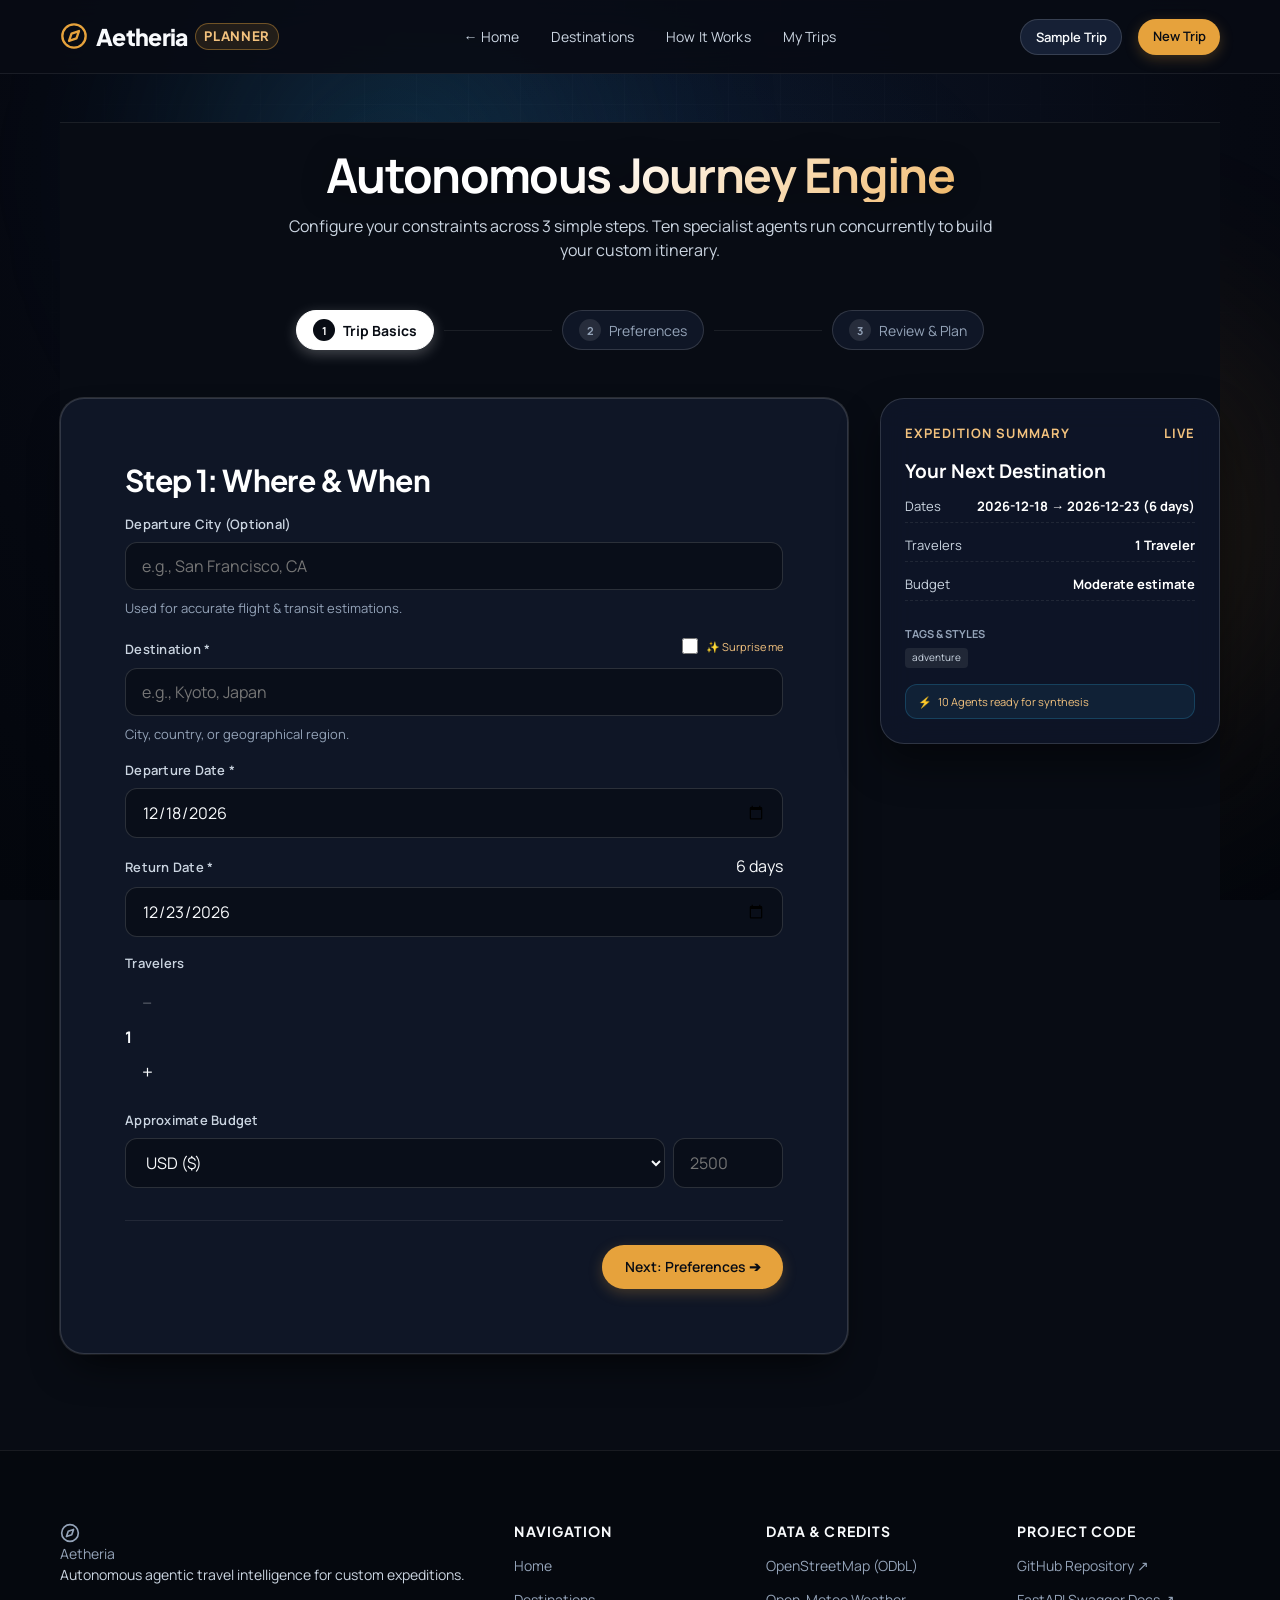
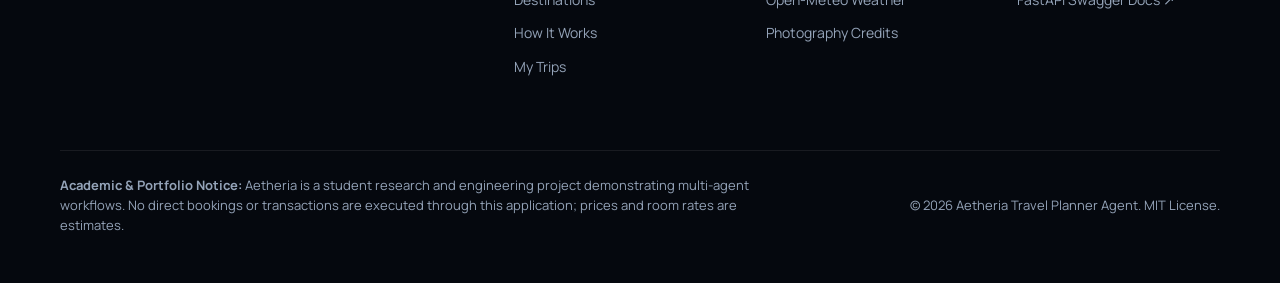
<file: app/web/plan/index.html>
<!DOCTYPE html>
<html lang="en">
<head>
  <meta charset="UTF-8">
  <meta name="viewport" content="width=device-width, initial-scale=1.0">
  <title>Autonomous Trip Planner | Aetheria</title>
  <meta name="description" content="Design your custom multi-day travel expedition with autonomous parallel AI agents, real Open-Meteo forecasts, and verified OpenStreetMap spots.">

  <!-- Self-Hosted Modular Stylesheets -->
  <link rel="stylesheet" href="../vendor/leaflet/leaflet.css?v=2">
  <link rel="stylesheet" href="../css/tokens.css">
  <link rel="stylesheet" href="../css/base.css">
  <link rel="stylesheet" href="../css/layout.css">
  <link rel="stylesheet" href="../css/components.css">
  <link rel="stylesheet" href="../css/sections/planner.css">
  <link rel="stylesheet" href="../css/sections/generating.css?v=7">
  <link rel="stylesheet" href="../css/sections/results.css?v=7">
  <link rel="stylesheet" href="../css/sections/trips.css?v=7">
  <link rel="stylesheet" href="../css/sections/chat.css?v=7">
  <link rel="stylesheet" href="../css/sections/plan-page.css?v=7">
  <link rel="stylesheet" href="../css/print.css" media="print">
</head>
<body>
  <!-- Accessible Skip to Content -->
  <a href="#main-content" class="skip-link">Skip to main content</a>

  <!-- Top Floating Header -->
  <header class="site-header" role="banner">
    <div class="container nav-container">
      <a href="/" class="site-logo" aria-label="Aetheria Home">
        <svg viewBox="0 0 24 24" fill="none" stroke="currentColor" stroke-width="2" stroke-linecap="round" stroke-linejoin="round" aria-hidden="true">
          <circle cx="12" cy="12" r="10"></circle>
          <polygon points="16.24 7.76 14.12 14.12 7.76 16.24 9.88 9.88 16.24 7.76"></polygon>
        </svg>
        <span>Aetheria</span>
        <span class="logo-tag">Planner</span>
      </a>

      <nav class="desktop-nav" aria-label="Planner Navigation">
        <a href="/" class="nav-link">← Home</a>
        <a href="/#destinations-section" class="nav-link">Destinations</a>
        <a href="/#how-it-works-section" class="nav-link">How It Works</a>
        <a href="#/my-trips" class="nav-link">My Trips</a>
      </nav>

      <div class="nav-actions">
        <button type="button" id="plan-sample-btn" class="btn btn-secondary btn-sm">Sample Trip</button>
        <a href="#/new" class="btn btn-primary btn-sm">New Trip</a>
      </div>
    </div>
  </header>

  <!-- Dynamic Animated Ambient Background -->
  <div class="planner-ambient-canvas" aria-hidden="true">
    <div class="ambient-glow orb-cyan"></div>
    <div class="ambient-glow orb-gold"></div>
    <div class="ambient-glow orb-purple"></div>
    <div class="ambient-grid-mesh"></div>
  </div>

  <!-- Main Content Landmark -->
  <main id="main-content" class="planner-page-main">
    <div class="container">

      <!-- Planner Section -->
      <section class="planner-section" id="planner-section" aria-labelledby="plan-header-title">
        <div class="plan-header-banner">
          <h1 id="plan-header-title" class="plan-header-title">Autonomous Journey Engine</h1>
          <p class="plan-header-sub">Configure your constraints across 3 simple steps. Ten specialist agents run concurrently to build your custom itinerary.</p>
        </div>

        <!-- 3-Step Wizard Navigation -->
        <nav class="wizard-steps-nav" aria-label="Form Steps">
          <button type="button" class="wizard-step-item active" data-step="1">
            <span class="wizard-step-num">1</span>
            <span>Trip Basics</span>
          </button>
          <div class="wizard-step-connector"></div>
          <button type="button" class="wizard-step-item" data-step="2">
            <span class="wizard-step-num">2</span>
            <span>Preferences</span>
          </button>
          <div class="wizard-step-connector"></div>
          <button type="button" class="wizard-step-item" data-step="3">
            <span class="wizard-step-num">3</span>
            <span>Review & Plan</span>
          </button>
        </nav>

        <!-- 2-Column Split: Form Wizard & Live Summary Card -->
        <div class="planner-workspace-grid">
          <form id="planner-form" novalidate>

            <!-- STEP 1: Trip Basics -->
            <div class="wizard-panel active" data-step-panel="1">
              <div class="planner-card">
                <h3 style="margin-bottom: var(--space-md); color: #ffffff;">Step 1: Where & When</h3>

                <div class="form-grid-2">
                  <div class="form-group">
                    <label for="plan-origin" class="form-label">Departure City (Optional)</label>
                    <input type="text" id="plan-origin" class="form-input" placeholder="e.g., San Francisco, CA" maxlength="80">
                    <span class="form-hint">Used for accurate flight & transit estimations.</span>
                  </div>

                  <div class="form-group">
                    <div style="display: flex; justify-content: space-between; align-items: baseline;">
                      <label for="plan-dest" class="form-label">Destination <span class="required">*</span></label>
                      <label class="surprise-toggle" style="font-size: 11px; cursor: pointer; color: var(--color-accent-light);">
                        <input type="checkbox" id="plan-surprise"> ✨ Surprise me
                      </label>
                    </div>
                    <input type="text" id="plan-dest" class="form-input" placeholder="e.g., Kyoto, Japan" maxlength="80" required>
                    <span class="form-hint">City, country, or geographical region.</span>
                  </div>
                </div>

                <div class="form-grid-2" style="margin-top: var(--space-md);">
                  <div class="form-group">
                    <label for="plan-start-date" class="form-label">Departure Date <span class="required">*</span></label>
                    <input type="date" id="plan-start-date" class="form-input" required>
                  </div>

                  <div class="form-group">
                    <div style="display: flex; justify-content: space-between; align-items: baseline;">
                      <label for="plan-end-date" class="form-label">Return Date <span class="required">*</span></label>
                      <span id="plan-duration-badge" class="duration-badge" style="display: none;"></span>
                    </div>
                    <input type="date" id="plan-end-date" class="form-input" required>
                  </div>
                </div>

                <div class="form-grid-2" style="margin-top: var(--space-md);">
                  <div class="form-group">
                    <label class="form-label">Travelers</label>
                    <div class="stepper-input">
                      <button type="button" id="plan-travelers-minus" class="stepper-btn" aria-label="Decrease travelers" disabled>−</button>
                      <span id="plan-travelers-value" class="stepper-value">1</span>
                      <button type="button" id="plan-travelers-plus" class="stepper-btn" aria-label="Increase travelers">+</button>
                    </div>
                  </div>

                  <div class="form-group">
                    <label for="plan-budget-total" class="form-label">Approximate Budget</label>
                    <div class="budget-input-group">
                      <select id="plan-budget-currency" class="form-select currency-select" aria-label="Currency">
                        <option value="USD">USD ($)</option>
                        <option value="EUR">EUR (€)</option>
                        <option value="GBP">GBP (£)</option>
                        <option value="INR">INR (₹)</option>
                        <option value="JPY">JPY (¥)</option>
                        <option value="CAD">CAD ($)</option>
                        <option value="AUD">AUD ($)</option>
                      </select>
                      <input type="number" id="plan-budget-total" class="form-input" placeholder="2500" min="100" max="1000000">
                    </div>
                  </div>
                </div>

                <div class="wizard-controls-row">
                  <div></div>
                  <button type="button" id="btn-wizard-next-1" class="btn btn-primary">Next: Preferences ➔</button>
                </div>
              </div>
            </div>

            <!-- STEP 2: Preferences -->
            <div class="wizard-panel" data-step-panel="2">
              <div class="planner-card">
                <h3 style="margin-bottom: var(--space-md); color: #ffffff;">Step 2: Travel Style & Activities</h3>

                <div class="form-group">
                  <label class="form-label">Travel Style (Select one or more)</label>
                  <div class="style-selector">
                    <label class="style-option selected" data-style="adventure">
                      <input type="checkbox" name="travel_style" value="adventure" checked>
                      <span class="style-icon">⛰️</span>
                      <span class="style-label">Adventure</span>
                    </label>
                    <label class="style-option" data-style="relaxation">
                      <input type="checkbox" name="travel_style" value="relaxation">
                      <span class="style-icon">🌴</span>
                      <span class="style-label">Relaxation</span>
                    </label>
                    <label class="style-option" data-style="luxury">
                      <input type="checkbox" name="travel_style" value="luxury">
                      <span class="style-icon">✨</span>
                      <span class="style-label">Luxury</span>
                    </label>
                    <label class="style-option" data-style="cultural">
                      <input type="checkbox" name="travel_style" value="cultural">
                      <span class="style-icon">🏛️</span>
                      <span class="style-label">Cultural</span>
                    </label>
                    <label class="style-option" data-style="backpacking">
                      <input type="checkbox" name="travel_style" value="backpacking">
                      <span class="style-icon">🎒</span>
                      <span class="style-label">Backpacking</span>
                    </label>
                    <label class="style-option" data-style="family">
                      <input type="checkbox" name="travel_style" value="family">
                      <span class="style-icon">👨‍👩‍👧</span>
                      <span class="style-label">Family</span>
                    </label>
                    <label class="style-option" data-style="romantic">
                      <input type="checkbox" name="travel_style" value="romantic">
                      <span class="style-icon">🍷</span>
                      <span class="style-label">Romantic</span>
                    </label>
                  </div>
                </div>

                <div class="form-group" style="margin-top: var(--space-lg);">
                  <div class="preferences-header">
                    <label class="form-label">Preferred Activities</label>
                    <span id="plan-pref-counter" class="preferences-counter">0/10</span>
                  </div>
                  <div class="chips-group">
                    <button type="button" class="chip" data-pref="ancient temples">⛩️ Temples</button>
                    <button type="button" class="chip" data-pref="art museums">🏛️ Museums</button>
                    <button type="button" class="chip" data-pref="street food markets">🍜 Street Food</button>
                    <button type="button" class="chip" data-pref="nightlife & bars">🍸 Nightlife</button>
                    <button type="button" class="chip" data-pref="nature hiking">🥾 Hiking</button>
                    <button type="button" class="chip" data-pref="coastal beaches">🏖️ Beaches</button>
                    <button type="button" class="chip" data-pref="local craft markets">🛍️ Markets</button>
                    <button type="button" class="chip" data-pref="scenic photography">📷 Photography</button>
                    <button type="button" class="chip" data-pref="wellness & spa">💆 Wellness</button>
                    <button type="button" class="chip" data-pref="fine dining">🍽️ Fine Dining</button>
                  </div>
                </div>

                <div class="custom-prefs-grid" style="margin-top: var(--space-lg);">
                  <div class="form-group">
                    <label for="plan-pref-stay" class="form-label">Accommodation</label>
                    <input type="text" id="plan-pref-stay" class="form-input" placeholder="e.g., Boutique ryokan" maxlength="44">
                  </div>
                  <div class="form-group">
                    <label for="plan-pref-transit" class="form-label">Transit</label>
                    <input type="text" id="plan-pref-transit" class="form-input" placeholder="e.g., Shinkansen" maxlength="39">
                  </div>
                  <div class="form-group">
                    <label for="plan-pref-diet" class="form-label">Dietary / Needs</label>
                    <input type="text" id="plan-pref-diet" class="form-input" placeholder="e.g., Vegetarian" maxlength="44">
                  </div>
                </div>

                <div class="wizard-controls-row">
                  <button type="button" id="btn-wizard-back-2" class="btn btn-outline">← Back</button>
                  <button type="button" id="btn-wizard-next-2" class="btn btn-primary">Next: Review & Launch ➔</button>
                </div>
              </div>
            </div>

            <!-- STEP 3: Review and Plan -->
            <div class="wizard-panel" data-step-panel="3">
              <div class="planner-card">
                <h3 style="margin-bottom: var(--space-sm); color: #ffffff;">Step 3: Review Expedition & Launch</h3>
                <p style="color: var(--color-text-secondary); font-size: 13px; margin-bottom: var(--space-lg);">Verify your parameters. Submitting dispatches parallel agent research across climate models, live geocoding, and budget split engines.</p>

                <div style="background: rgba(255, 255, 255, 0.03); border: 1px solid var(--color-border-subtle); border-radius: var(--radius-md); padding: var(--space-md); margin-bottom: var(--space-lg);">
                  <div style="display: flex; align-items: center; gap: 8px; font-weight: 700; color: #ffffff; margin-bottom: 6px;">
                    <span>🛡️ Strict Provenance & Safety</span>
                  </div>
                  <p style="font-size: 12px; color: var(--color-text-muted); line-height: 1.5; margin: 0;">
                    All suggested spots originate from real OpenStreetMap nodes. Weather forecasts are derived from Open-Meteo API. Pricing figures are transparent estimates.
                  </p>
                </div>

                <div class="planner-actions" style="display: flex; align-items: center; justify-content: space-between; gap: var(--space-md); flex-wrap: wrap;">
                  <button type="button" id="btn-wizard-back-3" class="btn btn-outline">← Adjust Details</button>
                  <div style="display: flex; gap: var(--space-sm);">
                    <button type="button" id="plan-reset-btn" class="btn btn-ghost btn-sm">Reset</button>
                    <button type="submit" id="plan-submit-btn" class="btn btn-primary btn-lg">Plan my journey ➔</button>
                  </div>
                </div>
              </div>
            </div>

          </form>

          <!-- Live Trip Summary Sidebar -->
          <aside class="live-summary-card" aria-label="Live Expedition Summary">
            <div class="summary-card-title">
              <span>Expedition Summary</span>
              <span>LIVE</span>
            </div>

            <div id="summary-dest-val" class="summary-destination-badge">Your Next Destination</div>

            <div class="summary-meta-list">
              <div class="summary-meta-row">
                <span>Dates</span>
                <strong id="summary-dates-val">Dates pending</strong>
              </div>
              <div class="summary-meta-row">
                <span>Travelers</span>
                <strong id="summary-travelers-val">1 Traveler</strong>
              </div>
              <div class="summary-meta-row">
                <span>Budget</span>
                <strong id="summary-budget-val">USD 2,500</strong>
              </div>
            </div>

            <div style="font-size: 11px; font-weight: 700; color: var(--color-text-muted); text-transform: uppercase; margin-bottom: 6px;">Tags & Styles</div>
            <div id="summary-tags-container" class="summary-tags-wrap">
              <span class="summary-mini-tag">Adventure</span>
            </div>

            <div class="summary-agent-readiness">
              <span>⚡</span>
              <span>10 Agents ready for synthesis</span>
            </div>
          </aside>
        </div>
      </section>

      <!-- Generating State (Real SSE Events) -->
      <section class="section-wrapper generating-section" id="generating-section" aria-live="polite">
        <div class="container">
          <div class="generating-card">
            <div class="generating-header">
              <h2>Specialist Agents at Work</h2>
              <p class="generating-subtext">Executing parallel research pipelines. Watch each stage resolve in real time.</p>
            </div>

            <!-- Overall Progress Bar -->
            <div class="progress-bar-container">
              <div class="progress-bar-header">
                <span>Overall Synthesis Progress</span>
                <span id="progress-percent">0%</span>
              </div>
              <div class="progress-track">
                <div id="progress-fill" class="progress-fill"></div>
              </div>
            </div>

            <!-- Real Stage List -->
            <div id="stages-list" class="stages-list"></div>

            <div class="generating-footer">
              <span>Server response active</span>
              <span>Elapsed: <strong id="elapsed-timer">0s</strong></span>
            </div>

            <!-- Server Wakeup Notice -->
            <div id="cold-start-notice" class="cold-start-notice">
              Waking up server environment. This may take up to a minute on initial connection.
            </div>
          </div>
        </div>
      </section>

      <!-- Results View Dashboard -->
      <section class="section-wrapper results-section" id="results-section" aria-labelledby="results-title">
        <div class="container">
          <!-- Dashboard Header Card -->
          <div class="results-hero-card">
            <div class="results-meta-strip">
              <div class="results-meta-item">📍 <span id="results-meta-dest"></span></div>
              <div class="results-meta-item">📅 <span id="results-meta-dates"></span></div>
              <div class="results-meta-item">👥 <span id="results-meta-travelers"></span></div>
              <div class="results-meta-item">💰 <span id="results-meta-budget"></span></div>
            </div>
            <h2 id="results-title" class="results-title">Your Custom Expedition</h2>
            <p id="results-overview" class="results-overview"></p>

            <!-- Fallback / Backup Data Banner -->
            <div id="backup-data-banner" class="backup-data-banner">
              <div class="backup-banner-header">
                <span class="backup-banner-title">✨ Autonomous Curation Notice</span>
                <button type="button" id="backup-banner-close" class="backup-banner-close" aria-label="Dismiss notice">✕</button>
              </div>
              <div class="backup-banner-desc">Some items were intelligently curated using AI recommendations to ensure a complete itinerary:</div>
              <ul id="backup-data-list"></ul>
            </div>

            <!-- Actions Bar -->
            <div class="results-actions-bar">
              <button type="button" id="results-btn-share" class="btn btn-secondary btn-sm">🔗 Copy Share Link</button>
              <button type="button" id="results-btn-save" class="btn btn-secondary btn-sm">💾 Save to My Trips</button>
              <button type="button" id="results-btn-print" class="btn btn-outline btn-sm">🖨️ Print / Save as PDF</button>
              <button type="button" id="results-btn-pdf" class="btn btn-outline btn-sm">📄 Download PDF</button>
              <button type="button" id="results-btn-ics" class="btn btn-outline btn-sm">📅 Add to Calendar (.ics)</button>
              <button type="button" id="results-btn-replan" class="btn btn-ghost btn-sm text-accent">↺ Re-plan with changes</button>
            </div>
          </div>

          <!-- Sticky Sub-Navigation Tabs -->
          <nav class="dashboard-subnav" aria-label="Itinerary Sections">
            <div class="tab-list" role="tablist">
              <button type="button" class="tab-btn" role="tab" aria-selected="true" data-target="tab-itinerary">Itinerary</button>
              <button type="button" class="tab-btn" role="tab" aria-selected="false" data-target="tab-map">Map Overview</button>
              <button type="button" class="tab-btn" role="tab" aria-selected="false" data-target="tab-hotels">Accommodations</button>
              <button type="button" class="tab-btn" role="tab" aria-selected="false" data-target="tab-food">Dining</button>
              <button type="button" class="tab-btn" role="tab" aria-selected="false" data-target="tab-weather">Weather & Transit</button>
              <button type="button" class="tab-btn" role="tab" aria-selected="false" data-target="tab-budget">Budget Split</button>
              <button type="button" class="tab-btn" role="tab" aria-selected="false" data-target="tab-assistant">Refine & Chat</button>
            </div>
          </nav>

          <!-- Tab 1: Day-by-Day Itinerary -->
          <div id="tab-itinerary" class="tab-panel active" role="tabpanel">
            <div class="itinerary-controls">
              <button type="button" id="btn-expand-all" class="btn btn-ghost btn-sm">Expand all days</button>
              <button type="button" id="btn-collapse-all" class="btn btn-ghost btn-sm">Collapse all days</button>
            </div>
            <div id="itinerary-container"></div>
          </div>

          <!-- Tab 2: Map Overview -->
          <div id="tab-map" class="tab-panel" role="tabpanel">
            <div class="map-container-wrapper">
              <div id="map-view"></div>
            </div>
          </div>

          <!-- Tab 3: Accommodations (Stay) -->
          <div id="tab-hotels" class="tab-panel" role="tabpanel">
            <div style="display: flex; justify-content: space-between; align-items: baseline; margin-bottom: 16px;">
              <h3>Curated Accommodations</h3>
              <span class="badge badge-estimate">Prices Estimated · Check booking links</span>
            </div>
            <div id="hotels-container" class="cards-grid-3"></div>
          </div>

          <!-- Tab 4: Dining -->
          <div id="tab-food" class="tab-panel" role="tabpanel">
            <h3 style="margin-bottom: 16px;">Authentic Dining Suggestions</h3>
            <div id="restaurants-container" class="cards-grid-3"></div>
          </div>

          <!-- Tab 5: Weather & Transit -->
          <div id="tab-weather" class="tab-panel" role="tabpanel">
            <h3 style="margin-bottom: 16px;">Daily Weather Forecast</h3>
            <div id="weather-container" class="weather-strip"></div>

            <h3 style="margin-top: 24px; margin-bottom: 16px;">Local Transportation Guide</h3>
            <div id="transport-container" class="glass-card" style="margin-bottom: 24px;"></div>

            <h3 style="margin-top: 24px; margin-bottom: 16px;">Essential Packing Checklist</h3>
            <div id="packing-container"></div>
          </div>

          <!-- Tab 6: Budget Split -->
          <div id="tab-budget" class="tab-panel" role="tabpanel">
            <div class="budget-panel-header" style="margin-bottom: 24px;">
              <h3 style="font-size: 1.35rem; font-weight: 700; margin-bottom: 6px;">Target Budget Allocation</h3>
              <p class="text-sm text-muted">Intelligent financial distribution calculated across lodging, dining, transit, sights, and buffer.</p>
            </div>
            <div class="budget-dashboard">
              <div class="donut-chart-container">
                <div id="budget-svg-container"></div>
                <div class="donut-center-text">
                  <span class="text-xs text-muted">Total Budget</span>
                  <span id="budget-donut-center" class="donut-center-amount"></span>
                </div>
              </div>
              <div id="budget-table-container"></div>
            </div>

            <div class="budget-advisory-card" style="margin-top: 24px;">
              <h4 style="font-size: 1.05rem; font-weight: 700; margin-bottom: 12px; display: flex; align-items: center; gap: 8px;">
                <span>💳</span> Local Financial Advisory & Currency Guidance
              </h4>
              <div id="budget-advisory-notes" class="budget-advisory-grid"></div>
            </div>
          </div>

          <!-- Tab 7: AI Travel Assistant & Chat -->
          <div id="tab-assistant" class="tab-panel" role="tabpanel">
            <div class="assistant-panel">
              <div class="assistant-panel-header">
                <div class="assistant-status-row">
                  <span class="assistant-avatar">✨</span>
                  <div>
                    <h4>Interactive AI Travel Assistant</h4>
                    <p class="text-sm text-muted">Direct agentic consultant with complete visibility of your destination, places, and budget.</p>
                  </div>
                </div>
                <div class="assistant-badge-live">
                  <span class="live-dot"></span> Online & Ready
                </div>
              </div>

              <div id="assistant-messages" class="assistant-messages" role="log" aria-live="polite"></div>

              <div class="assistant-suggestions-wrapper">
                <div class="assistant-suggestions-label">💡 Suggested inquiries (click to test):</div>
                <div id="assistant-suggestions" class="assistant-suggestions"></div>
              </div>

              <form id="assistant-form" class="assistant-input-bar">
                <input type="text" id="assistant-input" class="assistant-input" placeholder="Ask questions, swap activities, or refine your itinerary pacing..." maxlength="300" required>
                <button type="submit" class="btn btn-primary assistant-send-btn" aria-label="Send message">
                  <span>Send</span>
                  <svg width="16" height="16" viewBox="0 0 24 24" fill="none" stroke="currentColor" stroke-width="2" stroke-linecap="round" stroke-linejoin="round" aria-hidden="true">
                    <line x1="22" y1="2" x2="11" y2="13"></line>
                    <polygon points="22 2 15 22 11 13 2 9 22 2"></polygon>
                  </svg>
                </button>
              </form>
            </div>
          </div>

          <!-- Timeline Section -->
          <div id="timeline-section" class="timeline-section">
            <div class="timeline-header">
              <h3>Behind the Plan: Real Multi-Agent Timeline</h3>
              <p id="timeline-subtitle" class="text-muted"></p>
            </div>
            <div id="timeline-container" class="timeline-tracks"></div>
          </div>
        </div>
      </section>

    </div>
  </main>

  <!-- My Trips Modal View -->
  <div id="my-trips-backdrop" class="modal-backdrop"></div>
  <aside id="my-trips-modal" class="modal-card" role="dialog" aria-modal="true" aria-labelledby="my-trips-title">
    <div class="modal-header">
      <div>
        <h3 id="my-trips-title" class="modal-title">My Saved Expeditions</h3>
        <p class="modal-subtitle">Trips saved locally on this browser. Private trip IDs are never exposed.</p>
      </div>
      <div class="modal-header-actions">
        <button type="button" id="btn-clear-all-trips" class="btn btn-outline btn-sm text-error" style="display: none;">Clear all</button>
        <button type="button" id="my-trips-close" class="modal-close-btn" aria-label="Close dialog">✕</button>
      </div>
    </div>
    <div class="modal-body">
      <div id="saved-trips-grid" class="saved-trips-grid"></div>
      <div id="empty-trips-state" class="empty-trips-state" style="display: none;">
        <div class="empty-trips-icon">🗺️</div>
        <h4>No journeys saved yet</h4>
        <p class="text-sm text-muted">Plan your next expedition and click "Save to My Trips" to see your itineraries here.</p>
      </div>
    </div>
  </aside>

  <!-- Footer -->
  <footer class="site-footer" role="contentinfo">
    <div class="container footer-content">
      <div class="footer-grid">
        <div class="footer-col brand-col">
          <div class="footer-logo">
            <svg viewBox="0 0 24 24" width="20" height="20" fill="none" stroke="currentColor" stroke-width="2" stroke-linecap="round" stroke-linejoin="round" aria-hidden="true">
              <circle cx="12" cy="12" r="10"></circle>
              <polygon points="16.24 7.76 14.12 14.12 7.76 16.24 9.88 9.88 16.24 7.76"></polygon>
            </svg>
            <span>Aetheria</span>
          </div>
          <p class="footer-tagline">Autonomous agentic travel intelligence for custom expeditions.</p>
        </div>

        <div class="footer-col">
          <h4>Navigation</h4>
          <ul>
            <li><a href="/">Home</a></li>
            <li><a href="/#destinations-section">Destinations</a></li>
            <li><a href="/#how-it-works-section">How It Works</a></li>
            <li><a href="#/my-trips">My Trips</a></li>
          </ul>
        </div>

        <div class="footer-col">
          <h4>Data & Credits</h4>
          <ul>
            <li><a href="https://www.openstreetmap.org/copyright" target="_blank" rel="noopener noreferrer">OpenStreetMap (ODbL)</a></li>
            <li><a href="https://open-meteo.com/" target="_blank" rel="noopener noreferrer">Open-Meteo Weather</a></li>
            <li><a href="../assets/CREDITS.md" target="_blank" rel="noopener noreferrer">Photography Credits</a></li>
          </ul>
        </div>

        <div class="footer-col">
          <h4>Project Code</h4>
          <ul>
            <li><a href="https://github.com/rajadityaaa/Travel-Planner-Agent.git" target="_blank" rel="noopener noreferrer">GitHub Repository ↗</a></li>
            <li><a href="/docs" target="_blank" rel="noopener noreferrer">FastAPI Swagger Docs ↗</a></li>
          </ul>
        </div>
      </div>

      <div class="footer-bottom">
        <div class="student-disclaimer">
          <strong>Academic & Portfolio Notice:</strong> Aetheria is a student research and engineering project demonstrating multi-agent workflows. No direct bookings or transactions are executed through this application; prices and room rates are estimates.
        </div>
        <div>
          &copy; 2026 Aetheria Travel Planner Agent. MIT License.
        </div>
      </div>
    </div>
  </footer>

  <!-- Scripts -->
  <script src="../vendor/leaflet/leaflet.js?v=2" defer></script>
  <script type="module" src="../js/plan-main.js?v=7"></script>
</body>
</html>
</file>
<file: app/web/vendor/leaflet/leaflet.css>
/* required styles */

.leaflet-pane,
.leaflet-tile,
.leaflet-marker-icon,
.leaflet-marker-shadow,
.leaflet-tile-container,
.leaflet-pane > svg,
.leaflet-pane > canvas,
.leaflet-zoom-box,
.leaflet-image-layer,
.leaflet-layer {
	position: absolute;
	left: 0;
	top: 0;
	}
.leaflet-container {
	overflow: hidden;
	}
.leaflet-tile,
.leaflet-marker-icon,
.leaflet-marker-shadow {
	-webkit-user-select: none;
	   -moz-user-select: none;
	        user-select: none;
	  -webkit-user-drag: none;
	}
/* Prevents IE11 from highlighting tiles in blue */
.leaflet-tile::selection {
	background: transparent;
}
/* Safari renders non-retina tile on retina better with this, but Chrome is worse */
.leaflet-safari .leaflet-tile {
	image-rendering: -webkit-optimize-contrast;
	}
/* hack that prevents hw layers "stretching" when loading new tiles */
.leaflet-safari .leaflet-tile-container {
	width: 1600px;
	height: 1600px;
	-webkit-transform-origin: 0 0;
	}
.leaflet-marker-icon,
.leaflet-marker-shadow {
	display: block;
	}
/* .leaflet-container svg: reset svg max-width decleration shipped in Joomla! (joomla.org) 3.x */
/* .leaflet-container img: map is broken in FF if you have max-width: 100% on tiles */
.leaflet-container .leaflet-overlay-pane svg {
	max-width: none !important;
	max-height: none !important;
	}
.leaflet-container .leaflet-marker-pane img,
.leaflet-container .leaflet-shadow-pane img,
.leaflet-container .leaflet-tile-pane img,
.leaflet-container img.leaflet-image-layer,
.leaflet-container .leaflet-tile {
	max-width: none !important;
	max-height: none !important;
	width: auto;
	padding: 0;
	}

.leaflet-container img.leaflet-tile {
	/* See: https://bugs.chromium.org/p/chromium/issues/detail?id=600120 */
	mix-blend-mode: plus-lighter;
}

.leaflet-container.leaflet-touch-zoom {
	-ms-touch-action: pan-x pan-y;
	touch-action: pan-x pan-y;
	}
.leaflet-container.leaflet-touch-drag {
	-ms-touch-action: pinch-zoom;
	/* Fallback for FF which doesn't support pinch-zoom */
	touch-action: none;
	touch-action: pinch-zoom;
}
.leaflet-container.leaflet-touch-drag.leaflet-touch-zoom {
	-ms-touch-action: none;
	touch-action: none;
}
.leaflet-container {
	-webkit-tap-highlight-color: transparent;
}
.leaflet-container a {
	-webkit-tap-highlight-color: rgba(51, 181, 229, 0.4);
}
.leaflet-tile {
	filter: inherit;
	visibility: hidden;
	}
.leaflet-tile-loaded {
	visibility: inherit;
	}
.leaflet-zoom-box {
	width: 0;
	height: 0;
	-moz-box-sizing: border-box;
	     box-sizing: border-box;
	z-index: 800;
	}
/* workaround for https://bugzilla.mozilla.org/show_bug.cgi?id=888319 */
.leaflet-overlay-pane svg {
	-moz-user-select: none;
	}

.leaflet-pane         { z-index: 400; }

.leaflet-tile-pane    { z-index: 200; }
.leaflet-overlay-pane { z-index: 400; }
.leaflet-shadow-pane  { z-index: 500; }
.leaflet-marker-pane  { z-index: 600; }
.leaflet-tooltip-pane   { z-index: 650; }
.leaflet-popup-pane   { z-index: 700; }

.leaflet-map-pane canvas { z-index: 100; }
.leaflet-map-pane svg    { z-index: 200; }

.leaflet-vml-shape {
	width: 1px;
	height: 1px;
	}
.lvml {
	behavior: url(#default#VML);
	display: inline-block;
	position: absolute;
	}


/* control positioning */

.leaflet-control {
	position: relative;
	z-index: 800;
	pointer-events: visiblePainted; /* IE 9-10 doesn't have auto */
	pointer-events: auto;
	}
.leaflet-top,
.leaflet-bottom {
	position: absolute;
	z-index: 1000;
	pointer-events: none;
	}
.leaflet-top {
	top: 0;
	}
.leaflet-right {
	right: 0;
	}
.leaflet-bottom {
	bottom: 0;
	}
.leaflet-left {
	left: 0;
	}
.leaflet-control {
	float: left;
	clear: both;
	}
.leaflet-right .leaflet-control {
	float: right;
	}
.leaflet-top .leaflet-control {
	margin-top: 10px;
	}
.leaflet-bottom .leaflet-control {
	margin-bottom: 10px;
	}
.leaflet-left .leaflet-control {
	margin-left: 10px;
	}
.leaflet-right .leaflet-control {
	margin-right: 10px;
	}


/* zoom and fade animations */

.leaflet-fade-anim .leaflet-popup {
	opacity: 0;
	-webkit-transition: opacity 0.2s linear;
	   -moz-transition: opacity 0.2s linear;
	        transition: opacity 0.2s linear;
	}
.leaflet-fade-anim .leaflet-map-pane .leaflet-popup {
	opacity: 1;
	}
.leaflet-zoom-animated {
	-webkit-transform-origin: 0 0;
	    -ms-transform-origin: 0 0;
	        transform-origin: 0 0;
	}
svg.leaflet-zoom-animated {
	will-change: transform;
}

.leaflet-zoom-anim .leaflet-zoom-animated {
	-webkit-transition: -webkit-transform 0.25s cubic-bezier(0,0,0.25,1);
	   -moz-transition:    -moz-transform 0.25s cubic-bezier(0,0,0.25,1);
	        transition:         transform 0.25s cubic-bezier(0,0,0.25,1);
	}
.leaflet-zoom-anim .leaflet-tile,
.leaflet-pan-anim .leaflet-tile {
	-webkit-transition: none;
	   -moz-transition: none;
	        transition: none;
	}

.leaflet-zoom-anim .leaflet-zoom-hide {
	visibility: hidden;
	}


/* cursors */

.leaflet-interactive {
	cursor: pointer;
	}
.leaflet-grab {
	cursor: -webkit-grab;
	cursor:    -moz-grab;
	cursor:         grab;
	}
.leaflet-crosshair,
.leaflet-crosshair .leaflet-interactive {
	cursor: crosshair;
	}
.leaflet-popup-pane,
.leaflet-control {
	cursor: auto;
	}
.leaflet-dragging .leaflet-grab,
.leaflet-dragging .leaflet-grab .leaflet-interactive,
.leaflet-dragging .leaflet-marker-draggable {
	cursor: move;
	cursor: -webkit-grabbing;
	cursor:    -moz-grabbing;
	cursor:         grabbing;
	}

/* marker & overlays interactivity */
.leaflet-marker-icon,
.leaflet-marker-shadow,
.leaflet-image-layer,
.leaflet-pane > svg path,
.leaflet-tile-container {
	pointer-events: none;
	}

.leaflet-marker-icon.leaflet-interactive,
.leaflet-image-layer.leaflet-interactive,
.leaflet-pane > svg path.leaflet-interactive,
svg.leaflet-image-layer.leaflet-interactive path {
	pointer-events: visiblePainted; /* IE 9-10 doesn't have auto */
	pointer-events: auto;
	}

/* visual tweaks */

.leaflet-container {
	background: #ddd;
	outline-offset: 1px;
	}
.leaflet-container a {
	color: #0078A8;
	}
.leaflet-zoom-box {
	border: 2px dotted #38f;
	background: rgba(255,255,255,0.5);
	}


/* general typography */
.leaflet-container {
	font-family: "Helvetica Neue", Arial, Helvetica, sans-serif;
	font-size: 12px;
	font-size: 0.75rem;
	line-height: 1.5;
	}


/* general toolbar styles */

.leaflet-bar {
	box-shadow: 0 1px 5px rgba(0,0,0,0.65);
	border-radius: 4px;
	}
.leaflet-bar a {
	background-color: #fff;
	border-bottom: 1px solid #ccc;
	width: 26px;
	height: 26px;
	line-height: 26px;
	display: block;
	text-align: center;
	text-decoration: none;
	color: black;
	}
.leaflet-bar a,
.leaflet-control-layers-toggle {
	background-position: 50% 50%;
	background-repeat: no-repeat;
	display: block;
	}
.leaflet-bar a:hover,
.leaflet-bar a:focus {
	background-color: #f4f4f4;
	}
.leaflet-bar a:first-child {
	border-top-left-radius: 4px;
	border-top-right-radius: 4px;
	}
.leaflet-bar a:last-child {
	border-bottom-left-radius: 4px;
	border-bottom-right-radius: 4px;
	border-bottom: none;
	}
.leaflet-bar a.leaflet-disabled {
	cursor: default;
	background-color: #f4f4f4;
	color: #bbb;
	}

.leaflet-touch .leaflet-bar a {
	width: 30px;
	height: 30px;
	line-height: 30px;
	}
.leaflet-touch .leaflet-bar a:first-child {
	border-top-left-radius: 2px;
	border-top-right-radius: 2px;
	}
.leaflet-touch .leaflet-bar a:last-child {
	border-bottom-left-radius: 2px;
	border-bottom-right-radius: 2px;
	}

/* zoom control */

.leaflet-control-zoom-in,
.leaflet-control-zoom-out {
	font: bold 18px 'Lucida Console', Monaco, monospace;
	text-indent: 1px;
	}

.leaflet-touch .leaflet-control-zoom-in, .leaflet-touch .leaflet-control-zoom-out  {
	font-size: 22px;
	}


/* layers control */

.leaflet-control-layers {
	box-shadow: 0 1px 5px rgba(0,0,0,0.4);
	background: #fff;
	border-radius: 5px;
	}
.leaflet-control-layers-toggle {
	background-image: url(images/layers.png);
	width: 36px;
	height: 36px;
	}
.leaflet-retina .leaflet-control-layers-toggle {
	background-image: url(images/layers-2x.png);
	background-size: 26px 26px;
	}
.leaflet-touch .leaflet-control-layers-toggle {
	width: 44px;
	height: 44px;
	}
.leaflet-control-layers .leaflet-control-layers-list,
.leaflet-control-layers-expanded .leaflet-control-layers-toggle {
	display: none;
	}
.leaflet-control-layers-expanded .leaflet-control-layers-list {
	display: block;
	position: relative;
	}
.leaflet-control-layers-expanded {
	padding: 6px 10px 6px 6px;
	color: #333;
	background: #fff;
	}
.leaflet-control-layers-scrollbar {
	overflow-y: scroll;
	overflow-x: hidden;
	padding-right: 5px;
	}
.leaflet-control-layers-selector {
	margin-top: 2px;
	position: relative;
	top: 1px;
	}
.leaflet-control-layers label {
	display: block;
	font-size: 13px;
	font-size: 1.08333em;
	}
.leaflet-control-layers-separator {
	height: 0;
	border-top: 1px solid #ddd;
	margin: 5px -10px 5px -6px;
	}

/* Default icon URLs */
.leaflet-default-icon-path { /* used only in path-guessing heuristic, see L.Icon.Default */
	background-image: url(images/marker-icon.png);
	}


/* attribution and scale controls */

.leaflet-container .leaflet-control-attribution {
	background: #fff;
	background: rgba(255, 255, 255, 0.8);
	margin: 0;
	}
.leaflet-control-attribution,
.leaflet-control-scale-line {
	padding: 0 5px;
	color: #333;
	line-height: 1.4;
	}
.leaflet-control-attribution a {
	text-decoration: none;
	}
.leaflet-control-attribution a:hover,
.leaflet-control-attribution a:focus {
	text-decoration: underline;
	}
.leaflet-attribution-flag {
	display: inline !important;
	vertical-align: baseline !important;
	width: 1em;
	height: 0.6669em;
	}
.leaflet-left .leaflet-control-scale {
	margin-left: 5px;
	}
.leaflet-bottom .leaflet-control-scale {
	margin-bottom: 5px;
	}
.leaflet-control-scale-line {
	border: 2px solid #777;
	border-top: none;
	line-height: 1.1;
	padding: 2px 5px 1px;
	white-space: nowrap;
	-moz-box-sizing: border-box;
	     box-sizing: border-box;
	background: rgba(255, 255, 255, 0.8);
	text-shadow: 1px 1px #fff;
	}
.leaflet-control-scale-line:not(:first-child) {
	border-top: 2px solid #777;
	border-bottom: none;
	margin-top: -2px;
	}
.leaflet-control-scale-line:not(:first-child):not(:last-child) {
	border-bottom: 2px solid #777;
	}

.leaflet-touch .leaflet-control-attribution,
.leaflet-touch .leaflet-control-layers,
.leaflet-touch .leaflet-bar {
	box-shadow: none;
	}
.leaflet-touch .leaflet-control-layers,
.leaflet-touch .leaflet-bar {
	border: 2px solid rgba(0,0,0,0.2);
	background-clip: padding-box;
	}


/* popup */

.leaflet-popup {
	position: absolute;
	text-align: center;
	margin-bottom: 20px;
	}
.leaflet-popup-content-wrapper {
	padding: 1px;
	text-align: left;
	border-radius: 12px;
	}
.leaflet-popup-content {
	margin: 13px 24px 13px 20px;
	line-height: 1.3;
	font-size: 13px;
	font-size: 1.08333em;
	min-height: 1px;
	}
.leaflet-popup-content p {
	margin: 17px 0;
	margin: 1.3em 0;
	}
.leaflet-popup-tip-container {
	width: 40px;
	height: 20px;
	position: absolute;
	left: 50%;
	margin-top: -1px;
	margin-left: -20px;
	overflow: hidden;
	pointer-events: none;
	}
.leaflet-popup-tip {
	width: 17px;
	height: 17px;
	padding: 1px;

	margin: -10px auto 0;
	pointer-events: auto;

	-webkit-transform: rotate(45deg);
	   -moz-transform: rotate(45deg);
	    -ms-transform: rotate(45deg);
	        transform: rotate(45deg);
	}
.leaflet-popup-content-wrapper,
.leaflet-popup-tip {
	background: white;
	color: #333;
	box-shadow: 0 3px 14px rgba(0,0,0,0.4);
	}
.leaflet-container a.leaflet-popup-close-button {
	position: absolute;
	top: 0;
	right: 0;
	border: none;
	text-align: center;
	width: 24px;
	height: 24px;
	font: 16px/24px Tahoma, Verdana, sans-serif;
	color: #757575;
	text-decoration: none;
	background: transparent;
	}
.leaflet-container a.leaflet-popup-close-button:hover,
.leaflet-container a.leaflet-popup-close-button:focus {
	color: #585858;
	}
.leaflet-popup-scrolled {
	overflow: auto;
	}

.leaflet-oldie .leaflet-popup-content-wrapper {
	-ms-zoom: 1;
	}
.leaflet-oldie .leaflet-popup-tip {
	width: 24px;
	margin: 0 auto;

	-ms-filter: "progid:DXImageTransform.Microsoft.Matrix(M11=0.70710678, M12=0.70710678, M21=-0.70710678, M22=0.70710678)";
	filter: progid:DXImageTransform.Microsoft.Matrix(M11=0.70710678, M12=0.70710678, M21=-0.70710678, M22=0.70710678);
	}

.leaflet-oldie .leaflet-control-zoom,
.leaflet-oldie .leaflet-control-layers,
.leaflet-oldie .leaflet-popup-content-wrapper,
.leaflet-oldie .leaflet-popup-tip {
	border: 1px solid #999;
	}


/* div icon */

.leaflet-div-icon {
	background: #fff;
	border: 1px solid #666;
	}


/* Tooltip */
/* Base styles for the element that has a tooltip */
.leaflet-tooltip {
	position: absolute;
	padding: 6px;
	background-color: #fff;
	border: 1px solid #fff;
	border-radius: 3px;
	color: #222;
	white-space: nowrap;
	-webkit-user-select: none;
	-moz-user-select: none;
	-ms-user-select: none;
	user-select: none;
	pointer-events: none;
	box-shadow: 0 1px 3px rgba(0,0,0,0.4);
	}
.leaflet-tooltip.leaflet-interactive {
	cursor: pointer;
	pointer-events: auto;
	}
.leaflet-tooltip-top:before,
.leaflet-tooltip-bottom:before,
.leaflet-tooltip-left:before,
.leaflet-tooltip-right:before {
	position: absolute;
	pointer-events: none;
	border: 6px solid transparent;
	background: transparent;
	content: "";
	}

/* Directions */

.leaflet-tooltip-bottom {
	margin-top: 6px;
}
.leaflet-tooltip-top {
	margin-top: -6px;
}
.leaflet-tooltip-bottom:before,
.leaflet-tooltip-top:before {
	left: 50%;
	margin-left: -6px;
	}
.leaflet-tooltip-top:before {
	bottom: 0;
	margin-bottom: -12px;
	border-top-color: #fff;
	}
.leaflet-tooltip-bottom:before {
	top: 0;
	margin-top: -12px;
	margin-left: -6px;
	border-bottom-color: #fff;
	}
.leaflet-tooltip-left {
	margin-left: -6px;
}
.leaflet-tooltip-right {
	margin-left: 6px;
}
.leaflet-tooltip-left:before,
.leaflet-tooltip-right:before {
	top: 50%;
	margin-top: -6px;
	}
.leaflet-tooltip-left:before {
	right: 0;
	margin-right: -12px;
	border-left-color: #fff;
	}
.leaflet-tooltip-right:before {
	left: 0;
	margin-left: -12px;
	border-right-color: #fff;
	}

/* Printing */

@media print {
	/* Prevent printers from removing background-images of controls. */
	.leaflet-control {
		-webkit-print-color-adjust: exact;
		print-color-adjust: exact;
		}
	}
</file>
<file: app/web/css/tokens.css>
/**
 * tokens.css - Design Tokens for Aetheria Travel
 * Palette: Midnight blue, deep charcoal, luminous white, warm sunset gold accent.
 */

:root {
  /* Color Palette */
  --color-bg-base: #080c14;
  --color-bg-surface: #0f1626;
  --color-bg-surface-elevated: #162035;
  --color-bg-glass: rgba(15, 22, 38, 0.72);
  --color-bg-glass-card: rgba(22, 32, 53, 0.65);
  --color-bg-glass-input: rgba(8, 12, 20, 0.7);
  --color-bg-glass-hover: rgba(26, 38, 64, 0.85);

  --color-border-subtle: rgba(255, 255, 255, 0.08);
  --color-border-hairline: rgba(255, 255, 255, 0.14);
  --color-border-accent: rgba(230, 162, 60, 0.4);
  --color-border-focus: #e6a23c;

  /* Accent: Warm Champagne Gold / Sunset Glow */
  --color-accent: #e6a23c;
  --color-accent-light: #f3c27e;
  --color-accent-dark: #b87a1f;
  --color-accent-glow: rgba(230, 162, 60, 0.25);
  --color-accent-soft: rgba(230, 162, 60, 0.12);

  /* Secondary Accents */
  --color-blue-accent: #38bdf8;
  --color-emerald-accent: #10b981;
  --color-rose-accent: #f43f5e;
  --color-purple-accent: #a855f7;

  /* Typography Colors (WCAG AA Compliant on dark backgrounds) */
  --color-text-primary: #f8fafc;
  --color-text-secondary: #cbd5e1;
  --color-text-muted: #94a3b8;
  --color-text-inverse: #080c14;

  /* Status Colors */
  --color-success: #10b981;
  --color-warning: #f59e0b;
  --color-error: #ef4444;
  --color-info: #0284c7;

  /* Typography Scales (fluid clamp) */
  --font-family-sans: "Manrope", -apple-system, BlinkMacSystemFont, "Segoe UI", Roboto, sans-serif;
  --font-family-display: "Plus Jakarta Sans", "Manrope", -apple-system, BlinkMacSystemFont, sans-serif;

  --font-size-xs: clamp(0.75rem, 0.72rem + 0.15vw, 0.8125rem);
  --font-size-sm: clamp(0.8125rem, 0.78rem + 0.2vw, 0.875rem);
  --font-size-base: clamp(0.9375rem, 0.9rem + 0.25vw, 1rem);
  --font-size-lg: clamp(1.0625rem, 1.02rem + 0.35vw, 1.1875rem);
  --font-size-xl: clamp(1.25rem, 1.18rem + 0.5vw, 1.4375rem);
  --font-size-2xl: clamp(1.5rem, 1.35rem + 0.8vw, 1.875rem);
  --font-size-3xl: clamp(1.875rem, 1.65rem + 1.2vw, 2.375rem);
  --font-size-4xl: clamp(2.25rem, 1.95rem + 1.8vw, 3.25rem);
  --font-size-5xl: clamp(2.75rem, 2.2rem + 2.5vw, 4.25rem);

  --font-weight-regular: 400;
  --font-weight-medium: 500;
  --font-weight-semibold: 600;
  --font-weight-bold: 700;
  --font-weight-extrabold: 800;

  --line-height-tight: 1.15;
  --line-height-snug: 1.3;
  --line-height-normal: 1.55;
  --line-height-relaxed: 1.7;

  /* Spacing Scale */
  --space-2xs: 0.25rem;
  --space-xs: 0.5rem;
  --space-sm: 0.75rem;
  --space-md: 1rem;
  --space-lg: 1.5rem;
  --space-xl: 2rem;
  --space-2xl: 3rem;
  --space-3xl: 4.5rem;
  --space-4xl: 6rem;

  /* Layout Containers */
  --nav-height: 74px;
  --container-max-width: 1240px;
  --container-narrow-width: 900px;
  --container-padding: clamp(1rem, 4vw, 2.5rem);

  /* Border Radii */
  --radius-xs: 4px;
  --radius-sm: 8px;
  --radius-md: 12px;
  --radius-lg: 16px;
  --radius-xl: 24px;
  --radius-full: 9999px;

  /* Shadows */
  --shadow-subtle: 0 2px 8px rgba(0, 0, 0, 0.35);
  --shadow-card: 0 10px 30px -10px rgba(0, 0, 0, 0.6), 0 0 0 1px var(--color-border-hairline);
  --shadow-elevated: 0 20px 40px -15px rgba(0, 0, 0, 0.8), 0 0 0 1px var(--color-border-hairline);
  --shadow-glow: 0 0 35px -5px var(--color-accent-glow);

  /* Transitions & Motion */
  --transition-fast: 150ms cubic-bezier(0.4, 0, 0.2, 1);
  --transition-normal: 250ms cubic-bezier(0.4, 0, 0.2, 1);
  --transition-smooth: 400ms cubic-bezier(0.16, 1, 0.3, 1);
  --transition-slow: 700ms cubic-bezier(0.16, 1, 0.3, 1);

  /* Z-Index Scale */
  --z-base: 1;
  --z-card: 10;
  --z-sticky: 100;
  --z-nav: 200;
  --z-modal: 500;
  --z-toast: 1000;
}
</file>
<file: app/web/css/base.css>
/**
 * base.css - Font Declarations, Modern Reset, and Base Elements
 */

/* ── Self-Hosted Fonts ── */
@font-face {
  font-family: 'Manrope';
  font-style: normal;
  font-weight: 400;
  font-display: swap;
  src: url('../assets/fonts/manrope-400.woff2') format('woff2');
}

@font-face {
  font-family: 'Manrope';
  font-style: normal;
  font-weight: 600;
  font-display: swap;
  src: url('../assets/fonts/manrope-600.woff2') format('woff2');
}

@font-face {
  font-family: 'Manrope';
  font-style: normal;
  font-weight: 700;
  font-display: swap;
  src: url('../assets/fonts/manrope-700.woff2') format('woff2');
}

@font-face {
  font-family: 'Plus Jakarta Sans';
  font-style: normal;
  font-weight: 700;
  font-display: swap;
  src: url('../assets/fonts/plus-jakarta-sans-700.woff2') format('woff2');
}

@font-face {
  font-family: 'Plus Jakarta Sans';
  font-style: normal;
  font-weight: 800;
  font-display: swap;
  src: url('../assets/fonts/plus-jakarta-sans-800.woff2') format('woff2');
}

/* ── Modern CSS Reset ── */
*, *::before, *::after {
  box-sizing: border-box;
  margin: 0;
  padding: 0;
}

html {
  font-size: 16px;
  scroll-behavior: smooth;
  -webkit-font-smoothing: antialiased;
  -moz-osx-font-smoothing: grayscale;
  text-rendering: optimizeLegibility;
}

body {
  min-height: 100vh;
  background-color: var(--color-bg-base);
  color: var(--color-text-primary);
  font-family: var(--font-family-sans);
  font-size: var(--font-size-base);
  line-height: var(--line-height-normal);
  overflow-x: hidden;
  position: relative;
}

/* ── Skip to Main Content Link (Accessibility) ── */
.skip-link {
  position: absolute;
  top: -100px;
  left: var(--space-md);
  background: var(--color-accent);
  color: var(--color-text-inverse);
  padding: var(--space-xs) var(--space-md);
  font-weight: var(--font-weight-bold);
  font-size: var(--font-size-sm);
  border-radius: var(--radius-sm);
  z-index: var(--z-toast);
  transition: top var(--transition-fast);
  text-decoration: none;
}

.skip-link:focus {
  top: var(--space-md);
  outline: 3px solid #fff;
}

/* ── Focus Rings ── */
:focus-visible {
  outline: 2px solid var(--color-border-focus);
  outline-offset: 3px;
}

/* ── Typography Elements ── */
h1, h2, h3, h4, h5, h6 {
  font-family: var(--font-family-display);
  font-weight: var(--font-weight-bold);
  line-height: var(--line-height-tight);
  color: var(--color-text-primary);
  letter-spacing: -0.02em;
}

h1 { font-size: var(--font-size-4xl); font-weight: var(--font-weight-extrabold); }
h2 { font-size: var(--font-size-3xl); }
h3 { font-size: var(--font-size-2xl); }
h4 { font-size: var(--font-size-xl); }
h5 { font-size: var(--font-size-lg); }

p {
  color: var(--color-text-secondary);
  margin-bottom: var(--space-md);
}

p:last-child {
  margin-bottom: 0;
}

a {
  color: var(--color-accent);
  text-decoration: none;
  transition: color var(--transition-fast);
}

a:hover {
  color: var(--color-accent-light);
}

button {
  font-family: inherit;
  font-size: inherit;
  cursor: pointer;
  border: none;
  background: none;
  color: inherit;
}

input, select, textarea {
  font-family: inherit;
  font-size: inherit;
  color: inherit;
}

img, picture, svg {
  display: block;
  max-width: 100%;
}

/* ── Utility Classes ── */
.visually-hidden {
  position: absolute !important;
  width: 1px !important;
  height: 1px !important;
  padding: 0 !important;
  margin: -1px !important;
  overflow: hidden !important;
  clip: rect(0, 0, 0, 0) !important;
  white-space: nowrap !important;
  border: 0 !important;
}

.text-gradient {
  background: linear-gradient(135deg, var(--color-text-primary) 30%, var(--color-accent-light) 100%);
  -webkit-background-clip: text;
  -webkit-text-fill-color: transparent;
}

.text-accent {
  color: var(--color-accent);
}

.text-muted {
  color: var(--color-text-muted);
}

.text-sm {
  font-size: var(--font-size-sm);
}

.text-xs {
  font-size: var(--font-size-xs);
}

/* ── Reduced Motion ── */
@media (prefers-reduced-motion: reduce) {
  html {
    scroll-behavior: auto;
  }
  *, *::before, *::after {
    animation-duration: 0.01ms !important;
    animation-iteration-count: 1 !important;
    transition-duration: 0.01ms !important;
    scroll-behavior: auto !important;
  }
}
</file>
<file: app/web/css/layout.css>
/**
 * layout.css - Navigation, Container System, and Global Footer
 */

/* ── Containers ── */
.container {
  width: 100%;
  max-width: var(--container-max-width);
  margin-left: auto;
  margin-right: auto;
  padding-left: var(--container-padding);
  padding-right: var(--container-padding);
}

.container-narrow {
  width: 100%;
  max-width: var(--container-narrow-width);
  margin-left: auto;
  margin-right: auto;
  padding-left: var(--container-padding);
  padding-right: var(--container-padding);
}

.section-wrapper {
  padding-top: var(--space-4xl);
  padding-bottom: var(--space-4xl);
  position: relative;
}

/* ── Primary Header & Navbar ── */
.site-header {
  position: fixed;
  top: 0;
  left: 0;
  right: 0;
  z-index: var(--z-nav);
  background-color: rgba(8, 12, 20, 0.9);
  backdrop-filter: blur(16px);
  -webkit-backdrop-filter: blur(16px);
  border-bottom: 1px solid rgba(255, 255, 255, 0.08);
  min-height: var(--nav-height, 74px);
  display: flex;
  align-items: center;
  transition: background-color var(--transition-normal), backdrop-filter var(--transition-normal), border-color var(--transition-normal), padding var(--transition-normal);
  padding: var(--space-sm) 0;
}

.site-header.scrolled {
  background-color: var(--color-bg-glass);
  backdrop-filter: blur(16px);
  -webkit-backdrop-filter: blur(16px);
  border-bottom-color: var(--color-border-subtle);
  padding: var(--space-sm) 0;
  box-shadow: var(--shadow-subtle);
}

.nav-container {
  display: flex;
  align-items: center;
  justify-content: space-between;
  gap: var(--space-lg);
}

/* Logo */
.site-logo {
  display: flex;
  align-items: center;
  gap: var(--space-xs);
  color: var(--color-text-primary);
  font-family: var(--font-family-display);
  font-weight: var(--font-weight-extrabold);
  font-size: var(--font-size-xl);
  letter-spacing: -0.03em;
  text-decoration: none;
}

.site-logo svg {
  width: 28px;
  height: 28px;
  color: var(--color-accent);
}

.site-logo span.logo-tag {
  font-size: var(--font-size-xs);
  font-weight: var(--font-weight-semibold);
  background: var(--color-accent-soft);
  color: var(--color-accent-light);
  padding: 2px 8px;
  border-radius: var(--radius-full);
  border: 1px solid var(--color-border-accent);
  letter-spacing: 0.05em;
  text-transform: uppercase;
}

/* Desktop Navigation Links */
.desktop-nav {
  display: flex;
  align-items: center;
  gap: var(--space-xl);
  list-style: none;
}

.nav-link {
  color: var(--color-text-secondary);
  font-weight: var(--font-weight-medium);
  font-size: var(--font-size-sm);
  letter-spacing: 0.01em;
  position: relative;
  padding: var(--space-2xs) 0;
  transition: color var(--transition-fast);
}

.nav-link:hover, .nav-link.active {
  color: var(--color-text-primary);
}

.nav-link.active::after {
  content: "";
  position: absolute;
  bottom: -4px;
  left: 0;
  right: 0;
  height: 2px;
  background-color: var(--color-accent);
  border-radius: var(--radius-full);
}

/* Header CTAs */
.nav-actions {
  display: flex;
  align-items: center;
  gap: var(--space-md);
}

/* Mobile Hamburger Toggle */
.mobile-nav-toggle {
  display: none;
  background: none;
  border: 1px solid var(--color-border-hairline);
  padding: var(--space-xs);
  border-radius: var(--radius-sm);
  color: var(--color-text-primary);
  width: 44px;
  height: 44px;
  align-items: center;
  justify-content: center;
}

/* Mobile Nav Drawer */
.mobile-nav-drawer {
  position: fixed;
  top: 0;
  right: -100%;
  width: min(85vw, 360px);
  height: 100vh;
  background: var(--color-bg-surface-elevated);
  z-index: var(--z-modal);
  padding: var(--space-2xl) var(--space-lg);
  display: flex;
  flex-direction: column;
  gap: var(--space-xl);
  box-shadow: -10px 0 40px rgba(0, 0, 0, 0.7);
  transition: right var(--transition-smooth);
  border-left: 1px solid var(--color-border-hairline);
}

.mobile-nav-drawer.open {
  right: 0;
}

.mobile-nav-backdrop {
  position: fixed;
  inset: 0;
  background: rgba(0, 0, 0, 0.6);
  backdrop-filter: blur(4px);
  -webkit-backdrop-filter: blur(4px);
  z-index: calc(var(--z-modal) - 1);
  opacity: 0;
  pointer-events: none;
  transition: opacity var(--transition-smooth);
}

.mobile-nav-backdrop.open {
  opacity: 1;
  pointer-events: auto;
}

.mobile-nav-close {
  align-self: flex-end;
  color: var(--color-text-secondary);
  padding: var(--space-xs);
  font-size: var(--font-size-lg);
}

.mobile-nav-links {
  list-style: none;
  display: flex;
  flex-direction: column;
  gap: var(--space-md);
}

.mobile-nav-links a {
  font-size: var(--font-size-lg);
  font-weight: var(--font-weight-semibold);
  color: var(--color-text-primary);
  display: block;
  padding: var(--space-xs) 0;
}

/* ── Global Footer ── */
.site-footer {
  background-color: #05080e;
  border-top: 1px solid var(--color-border-subtle);
  padding-top: var(--space-3xl);
  padding-bottom: var(--space-2xl);
  color: var(--color-text-muted);
  font-size: var(--font-size-sm);
}

.footer-grid {
  display: grid;
  grid-template-columns: 2fr repeat(3, 1fr);
  gap: var(--space-2xl);
  margin-bottom: var(--space-3xl);
}

.footer-brand p {
  margin-top: var(--space-sm);
  max-width: 340px;
  font-size: var(--font-size-sm);
}

.footer-col h4 {
  color: var(--color-text-primary);
  font-size: var(--font-size-sm);
  text-transform: uppercase;
  letter-spacing: 0.08em;
  margin-bottom: var(--space-md);
}

.footer-col ul {
  list-style: none;
  display: flex;
  flex-direction: column;
  gap: var(--space-sm);
}

.footer-col a {
  color: var(--color-text-muted);
}

.footer-col a:hover {
  color: var(--color-text-primary);
}

.footer-bottom {
  padding-top: var(--space-lg);
  border-top: 1px solid var(--color-border-subtle);
  display: flex;
  flex-wrap: wrap;
  justify-content: space-between;
  align-items: center;
  gap: var(--space-md);
  font-size: var(--font-size-xs);
}

.student-disclaimer {
  color: var(--color-text-muted);
  max-width: 700px;
  line-height: var(--line-height-normal);
}

/* ── Responsive Layout Breakpoints ── */
@media (max-width: 1024px) {
  .footer-grid {
    grid-template-columns: 1fr 1fr;
    gap: var(--space-xl);
  }
}

@media (max-width: 768px) {
  .desktop-nav {
    display: none;
  }
  .mobile-nav-toggle {
    display: flex;
  }
  .footer-grid {
    grid-template-columns: 1fr;
  }
  .footer-bottom {
    flex-direction: column;
    align-items: flex-start;
  }
}
</file>
<file: app/web/css/components.css>
/**
 * components.css - Reusable UI Components
 * Buttons, Inputs, Chips, Badges, Modals, Toasts, Skeletons, and Tabs.
 */

/* ── Buttons ── */
.btn {
  display: inline-flex;
  align-items: center;
  justify-content: center;
  gap: var(--space-xs);
  padding: 0.65rem 1.4rem;
  font-weight: var(--font-weight-semibold);
  font-size: var(--font-size-sm);
  border-radius: var(--radius-full);
  transition: all var(--transition-fast);
  cursor: pointer;
  white-space: nowrap;
  text-decoration: none;
  min-height: 44px; /* Accessible touch target */
}

.btn-primary {
  background: var(--color-accent);
  color: var(--color-text-inverse);
  box-shadow: 0 4px 14px var(--color-accent-glow);
}

.btn-primary:hover:not(:disabled) {
  background: var(--color-accent-light);
  transform: translateY(-1px);
  box-shadow: 0 6px 20px var(--color-accent-glow);
  color: var(--color-text-inverse);
}

.btn-secondary {
  background: var(--color-bg-surface-elevated);
  color: var(--color-text-primary);
  border: 1px solid var(--color-border-hairline);
}

.btn-secondary:hover:not(:disabled) {
  background: var(--color-bg-glass-hover);
  border-color: var(--color-border-subtle);
  transform: translateY(-1px);
}

.btn-outline {
  background: transparent;
  color: var(--color-text-primary);
  border: 1px solid var(--color-border-hairline);
}

.btn-outline:hover:not(:disabled) {
  border-color: var(--color-accent);
  color: var(--color-accent-light);
  background: var(--color-accent-soft);
}

.btn-ghost {
  background: transparent;
  color: var(--color-text-secondary);
}

.btn-ghost:hover:not(:disabled) {
  color: var(--color-text-primary);
  background: rgba(255, 255, 255, 0.05);
}

.btn:disabled {
  opacity: 0.5;
  cursor: not-allowed;
  transform: none !important;
}

.btn-lg {
  padding: 0.85rem 1.8rem;
  font-size: var(--font-size-base);
}

.btn-sm {
  padding: 0.4rem 0.9rem;
  font-size: var(--font-size-xs);
  min-height: 36px;
}

.btn-icon {
  width: 44px;
  height: 44px;
  padding: 0;
  border-radius: var(--radius-full);
  display: inline-flex;
  align-items: center;
  justify-content: center;
}

/* ── Form Inputs ── */
.form-group {
  display: flex;
  flex-direction: column;
  gap: var(--space-xs);
  margin-bottom: var(--space-md);
}

.form-label {
  font-size: var(--font-size-xs);
  font-weight: var(--font-weight-semibold);
  color: var(--color-text-secondary);
  letter-spacing: 0.02em;
}

.form-input, .form-select, .form-textarea {
  width: 100%;
  padding: 0.75rem 1rem;
  background: var(--color-bg-glass-input);
  border: 1px solid var(--color-border-hairline);
  border-radius: var(--radius-md);
  color: var(--color-text-primary);
  font-size: var(--font-size-base);
  transition: border-color var(--transition-fast), box-shadow var(--transition-fast);
  min-height: 44px;
}

.form-input:focus, .form-select:focus, .form-textarea:focus {
  border-color: var(--color-border-focus);
  box-shadow: 0 0 0 3px var(--color-accent-soft);
  outline: none;
}

.form-input[aria-invalid="true"], .form-select[aria-invalid="true"] {
  border-color: var(--color-error);
}

.form-error {
  font-size: var(--font-size-xs);
  color: var(--color-error);
  display: flex;
  align-items: center;
  gap: 4px;
  margin-top: 4px;
}

.form-hint {
  font-size: var(--font-size-xs);
  color: var(--color-text-muted);
}

/* Stepper Control (Travelers) */
.stepper-control {
  display: inline-flex;
  align-items: center;
  background: var(--color-bg-glass-input);
  border: 1px solid var(--color-border-hairline);
  border-radius: var(--radius-md);
  overflow: hidden;
  height: 44px;
}

.stepper-btn {
  width: 44px;
  height: 44px;
  display: flex;
  align-items: center;
  justify-content: center;
  background: transparent;
  color: var(--color-text-primary);
  font-size: var(--font-size-lg);
  transition: background var(--transition-fast);
}

.stepper-btn:hover:not(:disabled) {
  background: var(--color-bg-glass-hover);
  color: var(--color-accent-light);
}

.stepper-btn:disabled {
  opacity: 0.3;
  cursor: not-allowed;
}

.stepper-value {
  width: 48px;
  text-align: center;
  font-weight: var(--font-weight-bold);
  font-size: var(--font-size-base);
  color: var(--color-text-primary);
}

/* ── Interactive Chips / Tags ── */
.chips-group {
  display: flex;
  flex-wrap: wrap;
  gap: var(--space-xs);
}

.chip {
  display: inline-flex;
  align-items: center;
  gap: 6px;
  padding: 0.45rem 0.9rem;
  background: var(--color-bg-glass-card);
  border: 1px solid var(--color-border-hairline);
  border-radius: var(--radius-full);
  color: var(--color-text-secondary);
  font-size: var(--font-size-xs);
  font-weight: var(--font-weight-medium);
  cursor: pointer;
  transition: all var(--transition-fast);
  user-select: none;
  min-height: 36px;
}

.chip:hover {
  border-color: var(--color-accent-light);
  color: var(--color-text-primary);
  background: var(--color-bg-glass-hover);
}

.chip.selected {
  background: var(--color-accent-soft);
  border-color: var(--color-accent);
  color: var(--color-accent-light);
  font-weight: var(--font-weight-semibold);
}

/* ── Badges ── */
.badge {
  display: inline-flex;
  align-items: center;
  gap: 4px;
  padding: 2px 8px;
  font-size: var(--font-size-xs);
  font-weight: var(--font-weight-semibold);
  border-radius: var(--radius-full);
  letter-spacing: 0.02em;
}

.badge-ai {
  background: rgba(168, 85, 247, 0.15);
  color: #c084fc;
  border: 1px solid rgba(168, 85, 247, 0.3);
}

.badge-estimate {
  background: rgba(245, 158, 11, 0.15);
  color: #fbbf24;
  border: 1px solid rgba(245, 158, 11, 0.3);
}

.badge-backup {
  background: rgba(239, 68, 68, 0.15);
  color: #f87171;
  border: 1px solid rgba(239, 68, 68, 0.3);
}

.badge-success {
  background: rgba(16, 185, 129, 0.15);
  color: #34d399;
  border: 1px solid rgba(16, 185, 129, 0.3);
}

/* ── Cards & Surfaces ── */
.glass-card {
  background: var(--color-bg-glass-card);
  backdrop-filter: blur(12px);
  -webkit-backdrop-filter: blur(12px);
  border: 1px solid var(--color-border-hairline);
  border-radius: var(--radius-lg);
  box-shadow: var(--shadow-card);
  padding: var(--space-xl);
  transition: transform var(--transition-normal), box-shadow var(--transition-normal), border-color var(--transition-normal);
}

.glass-card-hover:hover {
  transform: translateY(-3px);
  box-shadow: var(--shadow-elevated);
  border-color: rgba(255, 255, 255, 0.2);
}

/* ── Skeleton Shimmer Loaders ── */
.skeleton {
  background: linear-gradient(90deg, rgba(255, 255, 255, 0.04) 25%, rgba(255, 255, 255, 0.09) 50%, rgba(255, 255, 255, 0.04) 75%);
  background-size: 200% 100%;
  animation: shimmer 1.6s infinite;
  border-radius: var(--radius-sm);
}

@keyframes shimmer {
  0% { background-position: 200% 0; }
  100% { background-position: -200% 0; }
}

/* ── Toasts ── */
.toast-container {
  position: fixed;
  bottom: var(--space-xl);
  right: var(--space-xl);
  z-index: var(--z-toast);
  display: flex;
  flex-direction: column;
  gap: var(--space-xs);
  pointer-events: none;
}

.toast {
  pointer-events: auto;
  background: var(--color-bg-surface-elevated);
  color: var(--color-text-primary);
  border: 1px solid var(--color-border-hairline);
  border-radius: var(--radius-md);
  padding: var(--space-sm) var(--space-md);
  box-shadow: var(--shadow-elevated);
  display: flex;
  align-items: center;
  gap: var(--space-sm);
  font-size: var(--font-size-sm);
  max-width: 380px;
  animation: slideUp 250ms cubic-bezier(0.16, 1, 0.3, 1);
}

.toast-success { border-left: 4px solid var(--color-success); }
.toast-error { border-left: 4px solid var(--color-error); }
.toast-info { border-left: 4px solid var(--color-blue-accent); }

@keyframes slideUp {
  from { opacity: 0; transform: translateY(12px); }
  to { opacity: 1; transform: translateY(0); }
}

/* ── Accessible Tabs ── */
.tab-list {
  display: flex;
  gap: var(--space-xs);
  border-bottom: 1px solid var(--color-border-hairline);
  padding-bottom: var(--space-xs);
  overflow-x: auto;
  scrollbar-width: none;
}

.tab-list::-webkit-scrollbar {
  display: none;
}

.tab-btn {
  padding: 0.6rem 1.1rem;
  border-radius: var(--radius-md);
  font-size: var(--font-size-sm);
  font-weight: var(--font-weight-medium);
  color: var(--color-text-secondary);
  background: transparent;
  transition: all var(--transition-fast);
  white-space: nowrap;
}

.tab-btn:hover {
  color: var(--color-text-primary);
  background: rgba(255, 255, 255, 0.05);
}

.tab-btn[aria-selected="true"] {
  background: var(--color-bg-surface-elevated);
  color: var(--color-accent-light);
  border: 1px solid var(--color-border-hairline);
  font-weight: var(--font-weight-semibold);
}

.tab-panel {
  display: none;
  padding-top: var(--space-lg);
}

.tab-panel.active {
  display: block;
  animation: fadeIn 200ms ease;
}

@keyframes fadeIn {
  from { opacity: 0; }
  to { opacity: 1; }
}
</file>
<file: app/web/css/sections/planner.css>
/**
 * sections/planner.css - Full Interactive Trip Planner Form
 */

.planner-section {
  position: relative;
  background-color: var(--color-bg-base);
  border-top: 1px solid var(--color-border-subtle);
}

.planner-card {
  background: var(--color-bg-surface);
  border: 1px solid var(--color-border-hairline);
  border-radius: var(--radius-xl);
  padding: clamp(var(--space-lg), 5vw, var(--space-3xl));
  box-shadow: var(--shadow-elevated);
}

.planner-header {
  text-align: center;
  max-width: 640px;
  margin: 0 auto var(--space-2xl);
}

.planner-header h2 {
  font-size: var(--font-size-3xl);
  margin-bottom: var(--space-xs);
}

.planner-grid {
  display: grid;
  grid-template-columns: repeat(2, 1fr);
  gap: var(--space-xl);
  margin-bottom: var(--space-xl);
}

/* Surprise Me Toggle */
.surprise-toggle {
  display: flex;
  align-items: center;
  gap: var(--space-xs);
  cursor: pointer;
  user-select: none;
  font-size: var(--font-size-xs);
  color: var(--color-accent-light);
  margin-top: 4px;
}

.surprise-toggle input[type="checkbox"] {
  accent-color: var(--color-accent);
  width: 16px;
  height: 16px;
  cursor: pointer;
}

/* Dates & Duration Banner */
.date-fields-wrapper {
  display: grid;
  grid-template-columns: 1fr 1fr;
  gap: var(--space-md);
}

.trip-duration-badge {
  display: inline-flex;
  align-items: center;
  gap: 4px;
  font-size: var(--font-size-xs);
  color: var(--color-accent-light);
  background: var(--color-accent-soft);
  padding: 2px 8px;
  border-radius: var(--radius-full);
  margin-top: 4px;
}

/* Budget & Currency Group */
.budget-input-group {
  display: grid;
  grid-template-columns: 1fr 110px;
  gap: var(--space-xs);
}

/* Travel Style Selector */
.style-selector {
  display: grid;
  grid-template-columns: repeat(auto-fit, minmax(110px, 1fr));
  gap: var(--space-xs);
}

.style-option {
  position: relative;
  display: flex;
  flex-direction: column;
  align-items: center;
  justify-content: center;
  padding: var(--space-sm) var(--space-xs);
  background: var(--color-bg-glass-card);
  border: 1px solid var(--color-border-hairline);
  border-radius: var(--radius-md);
  cursor: pointer;
  transition: all var(--transition-fast);
  text-align: center;
  min-height: 70px;
}

.style-option input[type="radio"] {
  position: absolute;
  opacity: 0;
  pointer-events: none;
}

.style-option .style-icon {
  font-size: 1.3rem;
  margin-bottom: 4px;
}

.style-option .style-label {
  font-size: var(--font-size-xs);
  font-weight: var(--font-weight-medium);
  color: var(--color-text-secondary);
}

.style-option:hover {
  border-color: var(--color-accent-light);
  background: var(--color-bg-glass-hover);
}

.style-option.selected {
  border-color: var(--color-accent);
  background: var(--color-accent-soft);
}

.style-option.selected .style-label {
  color: var(--color-accent-light);
  font-weight: var(--font-weight-bold);
}

/* Preferences Counter & Prefixes */
.preferences-header {
  display: flex;
  justify-content: space-between;
  align-items: baseline;
  margin-bottom: var(--space-xs);
}

.preferences-counter {
  font-size: var(--font-size-xs);
  font-weight: var(--font-weight-semibold);
  color: var(--color-accent-light);
}

.custom-prefs-grid {
  display: grid;
  grid-template-columns: repeat(3, 1fr);
  gap: var(--space-md);
  margin-top: var(--space-lg);
}

/* Actions Footer */
.planner-actions {
  display: flex;
  align-items: center;
  justify-content: space-between;
  border-top: 1px solid var(--color-border-subtle);
  padding-top: var(--space-xl);
  margin-top: var(--space-xl);
}

@media (max-width: 900px) {
  .planner-grid {
    grid-template-columns: 1fr;
  }
  .custom-prefs-grid {
    grid-template-columns: 1fr;
  }
  .planner-actions {
    flex-direction: column-reverse;
    gap: var(--space-md);
  }
  .planner-actions .btn {
    width: 100%;
  }
}
</file>
<file: app/web/css/sections/generating.css>
/**
 * sections/generating.css - Real Agent Pipeline Execution & Progress State
 */

.generating-section {
  display: none;
  padding-top: calc(var(--space-4xl) + 2rem);
  padding-bottom: var(--space-4xl);
  min-height: 80vh;
}

.generating-section.active {
  display: block;
}

.generating-card {
  position: relative;
  background: rgba(15, 22, 38, 0.88);
  backdrop-filter: blur(20px);
  -webkit-backdrop-filter: blur(20px);
  border: 1px solid rgba(255, 255, 255, 0.15);
  border-radius: var(--radius-xl);
  padding: clamp(var(--space-lg), 5vw, var(--space-2xl));
  box-shadow: 0 25px 60px -10px rgba(0, 0, 0, 0.7), 0 0 50px rgba(56, 189, 248, 0.12);
  max-width: 820px;
  margin: 0 auto;
  overflow: hidden;
}

.generating-card::before {
  content: "";
  position: absolute;
  top: -50%;
  left: -50%;
  width: 200%;
  height: 200%;
  background: conic-gradient(from 0deg, transparent 0deg, rgba(230, 162, 60, 0.18) 45deg, transparent 90deg);
  animation: radar-sweep 5s linear infinite;
  pointer-events: none;
  opacity: 0.5;
}

@keyframes radar-sweep {
  100% { transform: rotate(360deg); }
}

.generating-card > * {
  position: relative;
  z-index: 1;
}

.generating-header {
  text-align: center;
  margin-bottom: var(--space-2xl);
}

.generating-header h2 {
  font-size: var(--font-size-3xl);
  margin-bottom: var(--space-xs);
}

.generating-subtext {
  color: var(--color-text-secondary);
  font-size: var(--font-size-base);
}

/* Overall Progress Bar */
.progress-bar-container {
  margin-bottom: var(--space-xl);
}

.progress-bar-header {
  display: flex;
  justify-content: space-between;
  font-size: var(--font-size-xs);
  font-weight: var(--font-weight-semibold);
  color: var(--color-text-muted);
  margin-bottom: var(--space-xs);
}

.progress-track {
  width: 100%;
  height: 8px;
  background: rgba(255, 255, 255, 0.08);
  border-radius: var(--radius-full);
  overflow: hidden;
}

.progress-fill {
  height: 100%;
  background: linear-gradient(90deg, var(--color-accent) 0%, var(--color-accent-light) 100%);
  width: 0%;
  border-radius: var(--radius-full);
  transition: width 400ms cubic-bezier(0.16, 1, 0.3, 1);
  box-shadow: 0 0 12px var(--color-accent-glow);
}

/* Stages Grid / List */
.stages-list {
  display: flex;
  flex-direction: column;
  gap: var(--space-xs);
  margin-bottom: var(--space-xl);
}

.stage-item {
  display: flex;
  align-items: center;
  justify-content: space-between;
  padding: var(--space-sm) var(--space-md);
  background: var(--color-bg-glass-card);
  border: 1px solid var(--color-border-subtle);
  border-radius: var(--radius-md);
  transition: all var(--transition-fast);
}

.stage-left {
  display: flex;
  align-items: center;
  gap: var(--space-sm);
}

.stage-status-icon {
  width: 22px;
  height: 22px;
  display: flex;
  align-items: center;
  justify-content: center;
  border-radius: 50%;
  font-size: 0.75rem;
}

.stage-name {
  font-weight: var(--font-weight-medium);
  font-size: var(--font-size-sm);
  color: var(--color-text-primary);
}

.stage-detail {
  font-size: var(--font-size-xs);
  color: var(--color-text-muted);
}

/* Status Variations */
.stage-item[data-status="pending"] .stage-status-icon {
  background: rgba(255, 255, 255, 0.05);
  color: var(--color-text-muted);
}

.stage-item[data-status="running"] {
  border-color: var(--color-accent);
  background: rgba(230, 162, 60, 0.12);
  box-shadow: 0 0 16px rgba(230, 162, 60, 0.22);
  transform: translateX(4px);
}

.stage-item[data-status="running"] .stage-status-icon {
  background: var(--color-accent);
  color: var(--color-text-inverse);
  box-shadow: 0 0 10px var(--color-accent);
  animation: pulse-ring 1.5s cubic-bezier(0.25, 1, 0.5, 1) infinite;
}

@keyframes pulse-ring {
  0% { transform: scale(0.95); box-shadow: 0 0 0 0 rgba(230, 162, 60, 0.7); }
  70% { transform: scale(1.05); box-shadow: 0 0 0 8px rgba(230, 162, 60, 0); }
  100% { transform: scale(0.95); box-shadow: 0 0 0 0 rgba(230, 162, 60, 0); }
}

.stage-item[data-status="done"] .stage-status-icon {
  background: var(--color-emerald-accent);
  color: #fff;
}

.stage-item[data-status="done"] .stage-detail {
  color: var(--color-emerald-accent);
}

.stage-item[data-status="warn"] .stage-status-icon {
  background: var(--color-warning);
  color: #fff;
}

.stage-item[data-status="failed"] .stage-status-icon {
  background: var(--color-error);
  color: #fff;
}

@keyframes spin {
  100% { transform: rotate(360deg); }
}

/* Live Elapsed Timer */
.generating-footer {
  display: flex;
  align-items: center;
  justify-content: space-between;
  font-size: var(--font-size-xs);
  color: var(--color-text-muted);
  border-top: 1px solid var(--color-border-subtle);
  padding-top: var(--space-md);
}

/* Server Wakeup / Cold Start Notice */
.cold-start-notice {
  display: none;
  background: rgba(245, 158, 11, 0.1);
  border: 1px solid rgba(245, 158, 11, 0.3);
  border-radius: var(--radius-md);
  padding: var(--space-sm) var(--space-md);
  margin-top: var(--space-md);
  font-size: var(--font-size-xs);
  color: var(--color-accent-light);
  text-align: center;
}

.cold-start-notice.active {
  display: block;
}
</file>
<file: app/web/css/sections/results.css>
/**
 * sections/results.css - Results Dashboard, Itinerary Accordion, Stay, Food, Weather, Budget Doughnut, and Map
 */

.results-section {
  display: none;
  padding-top: calc(var(--space-4xl) + 1rem);
  padding-bottom: var(--space-4xl);
}

.results-section.active {
  display: block;
}

/* Dashboard Header */
.results-hero-card {
  background: var(--color-bg-surface);
  border: 1px solid var(--color-border-hairline);
  border-radius: var(--radius-xl);
  padding: clamp(var(--space-lg), 4vw, var(--space-2xl));
  margin-bottom: var(--space-xl);
  box-shadow: var(--shadow-elevated);
  position: relative;
  overflow: hidden;
}

.results-hero-card::before {
  content: "";
  position: absolute;
  top: 0;
  left: 0;
  right: 0;
  height: 4px;
  background: linear-gradient(90deg, var(--color-accent) 0%, var(--color-blue-accent) 50%, var(--color-emerald-accent) 100%);
}

.results-meta-strip {
  display: flex;
  flex-wrap: wrap;
  align-items: center;
  gap: var(--space-md);
  margin-bottom: var(--space-md);
}

.results-meta-item {
  display: inline-flex;
  align-items: center;
  gap: 6px;
  font-size: var(--font-size-xs);
  color: var(--color-text-secondary);
  background: rgba(255, 255, 255, 0.05);
  padding: 4px 12px;
  border-radius: var(--radius-full);
}

.results-title {
  font-size: var(--font-size-3xl);
  margin-bottom: var(--space-sm);
}

.results-overview {
  font-size: var(--font-size-base);
  color: var(--color-text-secondary);
  max-width: 840px;
  line-height: var(--line-height-relaxed);
  margin-bottom: var(--space-xl);
}

.results-actions-bar {
  display: flex;
  flex-wrap: wrap;
  align-items: center;
  gap: var(--space-sm);
  border-top: 1px solid var(--color-border-subtle);
  padding-top: var(--space-lg);
}

/* Fallback / Backup Data Banner */
.backup-data-banner {
  display: none;
  background: rgba(56, 189, 248, 0.07);
  border: 1px solid rgba(56, 189, 248, 0.25);
  border-radius: var(--radius-md);
  padding: var(--space-sm) var(--space-md);
  margin-bottom: var(--space-lg);
  font-size: var(--font-size-xs);
  color: #bae6fd;
}

.backup-data-banner.active {
  display: block;
  animation: fadeIn 200ms ease;
}

.backup-banner-header {
  display: flex;
  justify-content: space-between;
  align-items: center;
  margin-bottom: 4px;
}

.backup-banner-title {
  font-weight: var(--font-weight-bold);
  color: #e0f2fe;
  font-size: var(--font-size-sm);
}

.backup-banner-close {
  background: transparent;
  border: none;
  color: #7dd3fc;
  cursor: pointer;
  font-size: 14px;
  line-height: 1;
  padding: 2px 6px;
  border-radius: 4px;
  transition: all 150ms ease;
}

.backup-banner-close:hover {
  background: rgba(255, 255, 255, 0.12);
  color: #ffffff;
}

.backup-banner-desc {
  color: #93c5fd;
  margin-bottom: 6px;
  opacity: 0.95;
  font-size: var(--font-size-xs);
}

#backup-data-list {
  margin: 0;
  padding-left: 18px;
}

#backup-data-list li {
  margin-bottom: 3px;
  line-height: 1.4;
  color: #e2e8f0;
}

/* Dashboard Sticky Tabs */
.dashboard-subnav {
  position: sticky;
  top: 72px;
  z-index: var(--z-sticky);
  background: rgba(8, 12, 20, 0.92);
  backdrop-filter: blur(14px);
  -webkit-backdrop-filter: blur(14px);
  padding: var(--space-xs) 0;
  margin-bottom: var(--space-xl);
  border-bottom: 1px solid var(--color-border-subtle);
}

/* Day-by-Day Itinerary Accordion */
.itinerary-controls {
  display: flex;
  justify-content: flex-end;
  gap: var(--space-sm);
  margin-bottom: var(--space-md);
}

.day-card {
  background: var(--color-bg-surface);
  border: 1px solid var(--color-border-hairline);
  border-radius: var(--radius-lg);
  margin-bottom: var(--space-md);
  overflow: hidden;
  transition: border-color var(--transition-fast);
}

.day-card:hover {
  border-color: rgba(255, 255, 255, 0.2);
}

.day-header {
  width: 100%;
  display: flex;
  align-items: center;
  justify-content: space-between;
  padding: var(--space-md) var(--space-lg);
  background: transparent;
  text-align: left;
}

.day-header-left {
  display: flex;
  align-items: center;
  gap: var(--space-md);
}

.day-badge {
  background: var(--color-accent-soft);
  color: var(--color-accent-light);
  font-weight: var(--font-weight-bold);
  font-size: var(--font-size-xs);
  padding: 4px 10px;
  border-radius: var(--radius-full);
}

.day-date-str {
  font-size: var(--font-size-sm);
  color: var(--color-text-muted);
}

.day-collapse-icon {
  transition: transform var(--transition-normal);
  color: var(--color-text-muted);
}

.day-card.expanded .day-collapse-icon {
  transform: rotate(180deg);
}

.day-content {
  display: none;
  padding: var(--space-lg);
  border-top: 1px solid var(--color-border-subtle);
  background: var(--color-bg-glass-card);
}

.day-card.expanded .day-content {
  display: block;
}

.day-blocks-grid {
  display: grid;
  grid-template-columns: repeat(3, 1fr);
  gap: var(--space-md);
  margin-bottom: var(--space-md);
}

.day-block {
  background: var(--color-bg-surface);
  padding: var(--space-md);
  border-radius: var(--radius-md);
  border: 1px solid var(--color-border-subtle);
}

.day-block-label {
  font-size: var(--font-size-xs);
  font-weight: var(--font-weight-bold);
  color: var(--color-accent-light);
  text-transform: uppercase;
  letter-spacing: 0.05em;
  margin-bottom: var(--space-2xs);
}

.day-block-text {
  font-size: var(--font-size-sm);
  color: var(--color-text-secondary);
  line-height: var(--line-height-normal);
}

.day-notes {
  background: rgba(255, 255, 255, 0.03);
  padding: var(--space-sm) var(--space-md);
  border-radius: var(--radius-sm);
  font-size: var(--font-size-xs);
  color: var(--color-text-muted);
}

/* Google Maps-Inspired Interactive Map Styling */
.map-container-wrapper {
  position: relative;
  border-radius: var(--radius-lg);
  overflow: hidden;
  border: 1px solid var(--color-border-hairline);
  margin-bottom: var(--space-xl);
  background-color: #0b111e;
  box-shadow: 0 16px 36px rgba(0, 0, 0, 0.45);
}

#map-view {
  width: 100%;
  height: 560px;
  min-height: 500px;
  background-color: #0b111e;
  position: relative;
}

/* Floating Google Maps Toolbar */
.gmap-floating-toolbar {
  position: absolute;
  top: 14px;
  left: 14px;
  right: 14px;
  z-index: 800;
  display: flex;
  align-items: center;
  justify-content: space-between;
  gap: var(--space-sm);
  pointer-events: none;
  flex-wrap: wrap;
}

.gmap-floating-toolbar > * {
  pointer-events: auto;
}

.gmap-toolbar-cluster {
  display: flex;
  align-items: center;
  gap: 8px;
  flex-wrap: wrap;
}

/* Segmented Layer Toggle (Map vs Satellite) */
.gmap-segmented-toggle {
  display: flex;
  background: rgba(15, 23, 42, 0.92);
  backdrop-filter: blur(12px);
  -webkit-backdrop-filter: blur(12px);
  border: 1px solid rgba(255, 255, 255, 0.12);
  border-radius: var(--radius-full);
  padding: 3px;
  box-shadow: 0 4px 14px rgba(0, 0, 0, 0.35);
}

.gmap-toggle-btn {
  display: flex;
  align-items: center;
  gap: 6px;
  padding: 6px 14px;
  border: none;
  background: transparent;
  color: #94a3b8;
  font-size: var(--font-size-xs);
  font-weight: var(--font-weight-bold);
  font-family: inherit;
  border-radius: var(--radius-full);
  cursor: pointer;
  transition: all var(--transition-fast);
}

.gmap-toggle-btn:hover {
  color: #ffffff;
}

.gmap-toggle-btn.active {
  background: #1a73e8;
  color: #ffffff;
  box-shadow: 0 2px 8px rgba(26, 115, 232, 0.4);
}

/* Google Maps Category Filter Chips */
.gmap-filter-chips {
  display: flex;
  align-items: center;
  gap: 6px;
  flex-wrap: wrap;
}

.gmap-chip {
  padding: 6px 13px;
  border-radius: var(--radius-full);
  border: 1px solid rgba(255, 255, 255, 0.12);
  background: rgba(15, 23, 42, 0.9);
  backdrop-filter: blur(10px);
  -webkit-backdrop-filter: blur(10px);
  color: #cbd5e1;
  font-size: var(--font-size-xs);
  font-weight: var(--font-weight-medium);
  font-family: inherit;
  cursor: pointer;
  box-shadow: 0 4px 12px rgba(0, 0, 0, 0.3);
  transition: all var(--transition-fast);
}

.gmap-chip:hover {
  background: rgba(30, 41, 59, 0.95);
  color: #ffffff;
  border-color: rgba(255, 255, 255, 0.25);
  transform: translateY(-1px);
}

.gmap-chip.active {
  background: #ffffff;
  color: #0f172a;
  border-color: #ffffff;
  font-weight: var(--font-weight-bold);
  box-shadow: 0 4px 14px rgba(255, 255, 255, 0.25);
}

.gmap-chip.chip-attraction.active {
  background: #1a73e8;
  color: #ffffff;
  border-color: #1a73e8;
}

.gmap-chip.chip-food.active {
  background: #ea4335;
  color: #ffffff;
  border-color: #ea4335;
}

.gmap-chip.chip-hotel.active {
  background: #8e24aa;
  color: #ffffff;
  border-color: #8e24aa;
}

/* Recenter Button */
.gmap-recenter-btn {
  display: flex;
  align-items: center;
  gap: 6px;
  padding: 6px 14px;
  border-radius: var(--radius-full);
  border: 1px solid rgba(255, 255, 255, 0.12);
  background: rgba(15, 23, 42, 0.92);
  backdrop-filter: blur(12px);
  -webkit-backdrop-filter: blur(12px);
  color: #cbd5e1;
  font-size: var(--font-size-xs);
  font-weight: var(--font-weight-bold);
  font-family: inherit;
  cursor: pointer;
  box-shadow: 0 4px 14px rgba(0, 0, 0, 0.35);
  transition: all var(--transition-fast);
}

.gmap-recenter-btn:hover {
  background: #1e293b;
  color: #ffffff;
  border-color: rgba(255, 255, 255, 0.3);
  transform: translateY(-1px);
}

/* Google Maps Marker & Spot Pin */
.gmap-custom-div-icon {
  background: transparent !important;
  border: none !important;
}

.gmap-marker-pin-wrapper {
  position: relative;
  width: 34px;
  height: 44px;
  cursor: pointer;
  transition: transform 0.18s cubic-bezier(0.34, 1.56, 0.64, 1);
  display: flex;
  flex-direction: column;
  align-items: center;
}

.gmap-marker-pin-wrapper:hover {
  transform: scale(1.15) translateY(-3px);
  z-index: 9999 !important;
}

.gmap-teardrop-svg {
  display: block;
  overflow: visible;
}

/* Floating Spot Name Label Badge */
.gmap-spot-badge {
  position: absolute;
  top: 45px;
  left: 50%;
  transform: translateX(-50%);
  background: rgba(15, 23, 42, 0.92);
  color: #f8fafc;
  font-size: 10px;
  font-weight: 700;
  font-family: inherit;
  padding: 2px 8px;
  border-radius: var(--radius-full);
  border: 1px solid rgba(255, 255, 255, 0.18);
  box-shadow: 0 4px 10px rgba(0, 0, 0, 0.45);
  white-space: nowrap;
  max-width: 140px;
  overflow: hidden;
  text-overflow: ellipsis;
  pointer-events: none;
  backdrop-filter: blur(6px);
  -webkit-backdrop-filter: blur(6px);
  letter-spacing: -0.1px;
  transition: all 0.15s ease;
}

.gmap-marker-pin-wrapper:hover .gmap-spot-badge {
  background: #ffffff;
  color: #0f172a;
  border-color: #ffffff;
  box-shadow: 0 6px 14px rgba(0, 0, 0, 0.5);
  max-width: 220px;
  transform: translateX(-50%) scale(1.06);
}

/* Google Maps Rich Popup Customization */
.gmap-custom-popup-wrapper .leaflet-popup-content-wrapper {
  background: #0f172a;
  color: #f8fafc;
  border-radius: var(--radius-lg);
  border: 1px solid rgba(255, 255, 255, 0.12);
  box-shadow: 0 16px 36px rgba(0, 0, 0, 0.65);
  padding: 0;
  overflow: hidden;
}

.gmap-custom-popup-wrapper .leaflet-popup-content {
  margin: 0;
  line-height: var(--line-height-normal);
}

.gmap-custom-popup-wrapper .leaflet-popup-tip {
  background: #0f172a;
  border: 1px solid rgba(255, 255, 255, 0.12);
}

.gmap-custom-popup-wrapper .leaflet-popup-close-button {
  color: #94a3b8;
  padding: 6px 8px 0 0;
}

.gmap-custom-popup-wrapper .leaflet-popup-close-button:hover {
  color: #ffffff;
}

.gmap-rich-popup {
  padding: var(--space-md);
  font-family: inherit;
}

.gmap-popup-header {
  margin-bottom: var(--space-xs);
}

.gmap-popup-type-strip {
  display: flex;
  align-items: center;
  justify-content: space-between;
  gap: var(--space-xs);
  margin-bottom: 4px;
}

.gmap-popup-type {
  font-size: 11px;
  font-weight: 600;
  color: #94a3b8;
  text-transform: capitalize;
}

.gmap-badge {
  font-size: 9px;
  font-weight: 700;
  padding: 2px 6px;
  border-radius: var(--radius-full);
  text-transform: uppercase;
  letter-spacing: 0.05em;
}

.gmap-badge-verified {
  background: rgba(56, 189, 248, 0.15);
  color: #38bdf8;
  border: 1px solid rgba(56, 189, 248, 0.3);
}

.gmap-badge-curated {
  background: rgba(168, 85, 247, 0.15);
  color: #c084fc;
  border: 1px solid rgba(168, 85, 247, 0.3);
}

.gmap-popup-title {
  font-size: var(--font-size-sm);
  font-weight: var(--font-weight-bold);
  color: #ffffff;
  margin: 0;
  line-height: 1.3;
}

.gmap-popup-meta {
  display: flex;
  align-items: center;
  gap: var(--space-sm);
  margin-bottom: var(--space-xs);
  font-size: 12px;
}

.gmap-popup-rating {
  color: #f59e0b;
  font-weight: 700;
  display: inline-flex;
  align-items: center;
  gap: 2px;
}

.gmap-popup-price {
  color: #10b981;
  font-weight: 700;
}

.gmap-popup-reason {
  font-size: 11px;
  color: #cbd5e1;
  line-height: 1.4;
  margin-bottom: var(--space-sm);
  padding: 6px 8px;
  background: rgba(255, 255, 255, 0.04);
  border-radius: var(--radius-sm);
  border-left: 2px solid #38bdf8;
}

.gmap-popup-actions {
  display: flex;
  align-items: center;
  gap: 6px;
  margin-top: var(--space-xs);
  padding-top: var(--space-xs);
  border-top: 1px solid rgba(255, 255, 255, 0.08);
}

.gmap-popup-btn {
  display: inline-flex;
  align-items: center;
  justify-content: center;
  gap: 6px;
  font-size: 11px;
  font-weight: 700;
  padding: 6px 10px;
  border-radius: var(--radius-sm);
  text-decoration: none;
  transition: all var(--transition-fast);
}

.gmap-popup-btn-primary {
  background: #1a73e8;
  color: #ffffff;
  flex: 1;
}

.gmap-popup-btn-primary:hover {
  background: #1557b0;
  color: #ffffff;
}

.gmap-popup-btn-secondary {
  background: rgba(255, 255, 255, 0.08);
  color: #cbd5e1;
  border: 1px solid rgba(255, 255, 255, 0.12);
}

.gmap-popup-btn-secondary:hover {
  background: rgba(255, 255, 255, 0.15);
  color: #ffffff;
}

/* Map Bottom Legend */
.map-legend {
  position: absolute;
  bottom: 14px;
  left: 14px;
  z-index: 1000;
  background: rgba(15, 23, 42, 0.92);
  backdrop-filter: blur(12px);
  -webkit-backdrop-filter: blur(12px);
  border: 1px solid rgba(255, 255, 255, 0.12);
  border-radius: var(--radius-md);
  padding: 6px 12px;
  display: flex;
  gap: var(--space-md);
  font-size: var(--font-size-xs);
  box-shadow: 0 4px 14px rgba(0, 0, 0, 0.35);
}

.legend-item {
  display: flex;
  align-items: center;
  gap: 6px;
  color: #cbd5e1;
}

.legend-dot {
  width: 10px;
  height: 10px;
  border-radius: 50%;
}

.dot-attraction { background-color: #1a73e8; }
.dot-restaurant { background-color: #ea4335; }
.dot-hotel { background-color: #8e24aa; }

@media (max-width: 768px) {
  .gmap-floating-toolbar {
    top: 8px;
    left: 8px;
    right: 8px;
  }
  .gmap-filter-chips {
    overflow-x: auto;
    padding-bottom: 4px;
    max-width: 100%;
  }
  #map-view {
    height: 420px;
  }
}


/* Hotels (Stay) & Food Grid */
.cards-grid-3 {
  display: grid;
  grid-template-columns: repeat(auto-fill, minmax(320px, 1fr));
  gap: var(--space-lg);
}

.item-card {
  background: var(--color-bg-surface);
  border: 1px solid var(--color-border-hairline);
  border-radius: var(--radius-lg);
  padding: var(--space-lg);
  display: flex;
  flex-direction: column;
  justify-content: space-between;
  gap: var(--space-md);
  transition: transform var(--transition-fast), border-color var(--transition-fast);
}

.item-card:hover {
  transform: translateY(-2px);
  border-color: rgba(255, 255, 255, 0.2);
}

.item-card-header {
  display: flex;
  justify-content: space-between;
  align-items: flex-start;
  gap: var(--space-xs);
}

.item-card-title {
  font-size: var(--font-size-base);
  font-weight: var(--font-weight-bold);
  color: var(--color-text-primary);
}

.booking-links-group {
  display: flex;
  flex-wrap: wrap;
  gap: var(--space-2xs);
  margin-top: var(--space-xs);
}

/* Weather Strip */
.weather-strip {
  display: grid;
  grid-template-columns: repeat(auto-fit, minmax(130px, 1fr));
  gap: var(--space-sm);
  margin-bottom: var(--space-xl);
}

.weather-day-card {
  background: var(--color-bg-surface);
  border: 1px solid var(--color-border-hairline);
  border-radius: var(--radius-md);
  padding: var(--space-md) var(--space-sm);
  text-align: center;
}

.weather-temp-range {
  font-size: var(--font-size-sm);
  font-weight: var(--font-weight-bold);
  color: var(--color-text-primary);
  margin: 4px 0;
}

/* Budget Section with SVG Doughnut */
.budget-dashboard {
  display: grid;
  grid-template-columns: 280px 1fr;
  gap: var(--space-2xl);
  align-items: center;
  background: var(--color-bg-surface);
  border: 1px solid var(--color-border-hairline);
  border-radius: var(--radius-lg);
  padding: var(--space-xl);
}

.donut-chart-container {
  position: relative;
  width: 220px;
  height: 220px;
  margin: 0 auto;
}

.donut-svg {
  transform: rotate(-90deg);
  width: 100%;
  height: 100%;
}

.donut-center-text {
  position: absolute;
  inset: 0;
  display: flex;
  flex-direction: column;
  align-items: center;
  justify-content: center;
  text-align: center;
  pointer-events: none;
}

.donut-center-amount {
  font-size: var(--font-size-xl);
  font-weight: var(--font-weight-extrabold);
  color: var(--color-accent-light);
}

.budget-table {
  width: 100%;
  border-collapse: collapse;
  font-size: var(--font-size-sm);
}

.budget-table th, .budget-table td {
  padding: 12px 14px;
  text-align: left;
  border-bottom: 1px solid var(--color-border-subtle);
  vertical-align: middle;
}

.budget-table th {
  color: var(--color-text-muted);
  font-weight: var(--font-weight-medium);
}

.budget-table-row {
  transition: all var(--transition-fast);
  cursor: pointer;
}

.budget-table-row:hover {
  background: rgba(255, 255, 255, 0.04);
}

.budget-table-row.row-active {
  background: rgba(230, 162, 60, 0.1);
  border-left: 3px solid var(--color-accent);
}

.budget-cat-cell {
  display: flex;
  align-items: center;
  gap: 10px;
}

.budget-cat-icon {
  font-size: 1.15rem;
}

.budget-cat-name {
  color: var(--color-text-primary);
  font-size: var(--font-size-sm);
}

.budget-bar-track {
  width: 100%;
  height: 7px;
  background: rgba(255, 255, 255, 0.08);
  border-radius: var(--radius-full);
  overflow: hidden;
}

.budget-bar-fill {
  height: 100%;
  border-radius: var(--radius-full);
  transition: width 600ms cubic-bezier(0.16, 1, 0.3, 1);
}

.budget-pct-badge {
  font-size: 11px;
  font-weight: 700;
  padding: 2px 7px;
  border-radius: var(--radius-xs);
  background: rgba(255, 255, 255, 0.04);
}

/* Local Financial Advisory */
.budget-advisory-card {
  background: var(--color-bg-surface);
  border: 1px solid var(--color-border-hairline);
  border-radius: var(--radius-lg);
  padding: var(--space-xl);
}

.budget-advisory-grid {
  display: grid;
  grid-template-columns: repeat(auto-fit, minmax(280px, 1fr));
  gap: var(--space-md);
  margin-top: var(--space-sm);
}

.advisory-card {
  background: rgba(255, 255, 255, 0.03);
  border: 1px solid rgba(255, 255, 255, 0.08);
  border-radius: var(--radius-md);
  padding: var(--space-md);
  display: flex;
  align-items: flex-start;
  gap: 12px;
  transition: all var(--transition-fast);
}

.advisory-card:hover {
  background: rgba(255, 255, 255, 0.06);
  border-color: rgba(255, 255, 255, 0.15);
  transform: translateY(-2px);
}

.advisory-icon {
  font-size: 1.4rem;
  line-height: 1;
}

.advisory-title {
  font-weight: 700;
  font-size: var(--font-size-sm);
  color: #ffffff;
  margin-bottom: 4px;
}

.advisory-desc {
  font-size: var(--font-size-xs);
  color: var(--color-text-secondary);
  line-height: 1.45;
}

/* Packing List Checkboxes */
.packing-grid {
  display: grid;
  grid-template-columns: repeat(auto-fill, minmax(260px, 1fr));
  gap: var(--space-xs);
}

.packing-item {
  display: flex;
  align-items: center;
  gap: var(--space-sm);
  background: var(--color-bg-surface);
  padding: var(--space-sm) var(--space-md);
  border-radius: var(--radius-md);
  border: 1px solid var(--color-border-subtle);
  cursor: pointer;
  user-select: none;
  font-size: var(--font-size-sm);
}

.packing-item input[type="checkbox"] {
  accent-color: var(--color-emerald-accent);
  width: 18px;
  height: 18px;
  cursor: pointer;
}

.packing-item.checked {
  opacity: 0.6;
  text-decoration: line-through;
}

/* Behind the Plan: Timings Timeline */
.timings-panel {
  background: var(--color-bg-surface);
  border: 1px solid var(--color-border-hairline);
  border-radius: var(--radius-lg);
  padding: var(--space-xl);
  margin-top: var(--space-xl);
}

.timeline-bars {
  display: flex;
  flex-direction: column;
  gap: var(--space-sm);
  margin-top: var(--space-md);
}

.timeline-row {
  display: grid;
  grid-template-columns: 140px 1fr 60px;
  align-items: center;
  gap: var(--space-md);
  font-size: var(--font-size-xs);
}

.timeline-bar-track {
  height: 8px;
  background: rgba(255, 255, 255, 0.06);
  border-radius: var(--radius-full);
  position: relative;
  overflow: hidden;
}

.timeline-bar-fill {
  position: absolute;
  height: 100%;
  background: var(--color-accent);
  border-radius: var(--radius-full);
}

@media (max-width: 900px) {
  .day-blocks-grid {
    grid-template-columns: 1fr;
  }
  .budget-dashboard {
    grid-template-columns: 1fr;
    gap: var(--space-lg);
  }
  .timeline-row {
    grid-template-columns: 100px 1fr 50px;
  }
}
</file>
<file: app/web/css/sections/trips.css>
/**
 * sections/trips.css - My Trips History & Saved Plans
 */

.my-trips-section {
  display: none;
  padding-top: calc(var(--space-4xl) + 2rem);
  padding-bottom: var(--space-4xl);
  min-height: 80vh;
}

.my-trips-section.active {
  display: block;
}

.my-trips-header {
  display: flex;
  align-items: center;
  justify-content: space-between;
  margin-bottom: var(--space-2xl);
  border-bottom: 1px solid var(--color-border-subtle);
  padding-bottom: var(--space-md);
}

.saved-trips-grid {
  display: grid;
  grid-template-columns: repeat(auto-fill, minmax(320px, 1fr));
  gap: var(--space-lg);
}

.saved-trip-card {
  background: var(--color-bg-surface);
  border: 1px solid var(--color-border-hairline);
  border-radius: var(--radius-lg);
  padding: var(--space-lg);
  display: flex;
  flex-direction: column;
  justify-content: space-between;
  gap: var(--space-md);
  transition: transform var(--transition-fast), border-color var(--transition-fast);
}

.saved-trip-card:hover {
  transform: translateY(-2px);
  border-color: rgba(255, 255, 255, 0.2);
}

.saved-trip-dest {
  font-size: var(--font-size-xl);
  font-weight: var(--font-weight-bold);
  color: var(--color-text-primary);
  margin-bottom: var(--space-2xs);
}

.saved-trip-dates {
  font-size: var(--font-size-sm);
  color: var(--color-text-muted);
}

.saved-trip-actions {
  display: flex;
  align-items: center;
  gap: var(--space-xs);
  border-top: 1px solid var(--color-border-subtle);
  padding-top: var(--space-sm);
}

.empty-trips-state {
  text-align: center;
  padding: var(--space-4xl) var(--space-md);
  background: var(--color-bg-surface);
  border: 1px dashed var(--color-border-hairline);
  border-radius: var(--radius-xl);
  max-width: 500px;
  margin: 0 auto;
}

.empty-trips-icon {
  font-size: 3rem;
  margin-bottom: var(--space-md);
  color: var(--color-accent);
}

/* ── Modal Backdrop & Dialog ── */
.modal-backdrop {
  position: fixed;
  inset: 0;
  background: rgba(3, 7, 18, 0.82);
  backdrop-filter: blur(10px);
  -webkit-backdrop-filter: blur(10px);
  z-index: 1200;
  opacity: 0;
  pointer-events: none;
  transition: opacity var(--transition-normal);
}

.modal-backdrop.active {
  opacity: 1;
  pointer-events: auto;
}

.modal-card {
  position: fixed;
  top: 50%;
  left: 50%;
  transform: translate(-50%, -46%) scale(0.96);
  width: min(92vw, 840px);
  max-height: 85vh;
  background: #0f1626;
  border: 1px solid rgba(255, 255, 255, 0.15);
  border-radius: var(--radius-xl);
  box-shadow: 0 25px 60px -10px rgba(0, 0, 0, 0.75), 0 0 0 1px rgba(255, 255, 255, 0.08);
  z-index: 1210;
  display: flex;
  flex-direction: column;
  overflow: hidden;
  opacity: 0;
  pointer-events: none;
  transition: all var(--transition-normal);
}

.modal-card.active {
  opacity: 1;
  pointer-events: auto;
  transform: translate(-50%, -50%) scale(1);
}

.modal-header {
  display: flex;
  align-items: flex-start;
  justify-content: space-between;
  gap: var(--space-md);
  padding: var(--space-xl);
  border-bottom: 1px solid var(--color-border-subtle);
  background: rgba(22, 32, 53, 0.6);
}

.modal-title {
  font-family: var(--font-heading);
  font-size: var(--font-size-xl);
  font-weight: var(--font-weight-bold);
  color: #ffffff;
  margin-bottom: 4px;
}

.modal-subtitle {
  font-size: var(--font-size-xs);
  color: var(--color-text-muted);
}

.modal-header-actions {
  display: flex;
  align-items: center;
  gap: var(--space-sm);
}

.modal-close-btn {
  background: rgba(255, 255, 255, 0.06);
  border: 1px solid rgba(255, 255, 255, 0.1);
  color: var(--color-text-secondary);
  width: 36px;
  height: 36px;
  border-radius: 50%;
  display: flex;
  align-items: center;
  justify-content: center;
  cursor: pointer;
  font-size: 15px;
  transition: all var(--transition-fast);
}

.modal-close-btn:hover {
  background: rgba(255, 255, 255, 0.15);
  color: #ffffff;
  transform: rotate(90deg);
}

.modal-body {
  padding: var(--space-xl);
  overflow-y: auto;
  flex: 1;
}
</file>
<file: app/web/css/sections/chat.css>
/**
 * sections/chat.css - Interactive Assistant & Refine Panel
 * Large, stylish, modern conversational interface
 */

.assistant-panel, .chat-wrapper {
  background: var(--color-bg-surface);
  border: 1px solid var(--color-border-hairline);
  border-radius: var(--radius-xl);
  padding: clamp(var(--space-lg), 4vw, var(--space-2xl));
  box-shadow: 0 20px 50px rgba(0, 0, 0, 0.4);
}

.assistant-panel-header, .chat-header {
  display: flex;
  align-items: center;
  justify-content: space-between;
  gap: var(--space-md);
  margin-bottom: var(--space-xl);
  padding-bottom: var(--space-md);
  border-bottom: 1px solid var(--color-border-subtle);
}

.assistant-status-row {
  display: flex;
  align-items: center;
  gap: 14px;
}

.assistant-avatar {
  width: 44px;
  height: 44px;
  border-radius: 50%;
  background: radial-gradient(circle, rgba(56, 189, 248, 0.25) 0%, rgba(14, 165, 233, 0.05) 70%);
  border: 1px solid rgba(56, 189, 248, 0.4);
  display: flex;
  align-items: center;
  justify-content: center;
  font-size: 1.3rem;
  box-shadow: 0 0 16px rgba(56, 189, 248, 0.2);
}

.assistant-panel-header h4, .chat-header h3 {
  font-family: var(--font-heading);
  font-size: var(--font-size-xl);
  font-weight: var(--font-weight-bold);
  color: #ffffff;
  margin-bottom: 3px;
}

.assistant-badge-live {
  display: flex;
  align-items: center;
  gap: 8px;
  font-size: 12px;
  font-weight: 600;
  color: var(--color-emerald-accent);
  background: rgba(16, 185, 129, 0.1);
  border: 1px solid rgba(16, 185, 129, 0.25);
  border-radius: var(--radius-full);
  padding: 4px 12px;
}

.live-dot {
  width: 8px;
  height: 8px;
  border-radius: 50%;
  background: var(--color-emerald-accent);
  box-shadow: 0 0 8px var(--color-emerald-accent);
  animation: pulse-live 2s ease-in-out infinite;
}

@keyframes pulse-live {
  0% { transform: scale(0.9); opacity: 0.8; }
  50% { transform: scale(1.2); opacity: 1; }
  100% { transform: scale(0.9); opacity: 0.8; }
}

/* Chat Messages Scroll Container */
.assistant-messages, .chat-messages {
  display: flex;
  flex-direction: column;
  gap: var(--space-md);
  min-height: 380px;
  max-height: 520px;
  overflow-y: auto;
  padding: var(--space-lg);
  background: rgba(8, 12, 20, 0.65);
  border: 1px solid rgba(255, 255, 255, 0.08);
  border-radius: var(--radius-lg);
  margin-bottom: var(--space-lg);
  scroll-behavior: smooth;
}

.assistant-messages::-webkit-scrollbar, .chat-messages::-webkit-scrollbar {
  width: 6px;
}

.assistant-messages::-webkit-scrollbar-thumb, .chat-messages::-webkit-scrollbar-thumb {
  background: rgba(255, 255, 255, 0.15);
  border-radius: 3px;
}

/* Message Bubbles */
.chat-bubble {
  padding: 14px 18px;
  border-radius: 16px;
  font-size: 14.5px;
  line-height: 1.6;
  max-width: 82%;
  word-break: break-word;
  animation: fade-bubble 250ms ease-out forwards;
}

@keyframes fade-bubble {
  from { opacity: 0; transform: translateY(6px); }
  to { opacity: 1; transform: translateY(0); }
}

.chat-bubble-assistant {
  align-self: flex-start;
  background: rgba(22, 32, 53, 0.9);
  border: 1px solid rgba(56, 189, 248, 0.22);
  color: #f1f5f9;
  border-bottom-left-radius: 4px;
  box-shadow: 0 4px 16px rgba(0, 0, 0, 0.25);
}

.chat-bubble-user {
  align-self: flex-end;
  background: linear-gradient(135deg, rgba(230, 162, 60, 0.22) 0%, rgba(184, 122, 31, 0.32) 100%);
  border: 1px solid rgba(230, 162, 60, 0.45);
  color: #fef08a;
  font-weight: 500;
  border-bottom-right-radius: 4px;
  box-shadow: 0 4px 16px rgba(0, 0, 0, 0.25);
}

/* Suggestions Section */
.assistant-suggestions-wrapper, .chat-suggestions-wrapper {
  margin-bottom: var(--space-lg);
}

.assistant-suggestions-label {
  font-size: 12px;
  font-weight: 600;
  color: var(--color-text-muted);
  margin-bottom: 8px;
}

.assistant-suggestions, .chat-suggestions {
  display: flex;
  flex-wrap: wrap;
  gap: 8px;
}

.assistant-suggestions .chip, .chat-suggestions .chip {
  background: rgba(255, 255, 255, 0.05);
  border: 1px solid rgba(255, 255, 255, 0.12);
  color: var(--color-text-secondary);
  border-radius: var(--radius-full);
  padding: 8px 16px;
  font-size: 13px;
  font-weight: 500;
  cursor: pointer;
  transition: all var(--transition-fast);
}

.assistant-suggestions .chip:hover, .chat-suggestions .chip:hover {
  background: rgba(230, 162, 60, 0.15);
  border-color: var(--color-accent);
  color: #ffffff;
  transform: translateY(-1px);
  box-shadow: 0 4px 12px rgba(230, 162, 60, 0.2);
}

/* Command Bar Input */
.assistant-input-bar, .chat-input-bar {
  display: flex;
  align-items: center;
  gap: 12px;
  background: rgba(8, 12, 20, 0.88);
  border: 1px solid rgba(255, 255, 255, 0.18);
  border-radius: var(--radius-full);
  padding: 8px 10px 8px 24px;
  box-shadow: 0 10px 30px rgba(0, 0, 0, 0.4);
  transition: border-color var(--transition-fast), box-shadow var(--transition-fast);
}

.assistant-input-bar:focus-within, .chat-input-bar:focus-within {
  border-color: var(--color-accent);
  box-shadow: 0 0 0 3px rgba(230, 162, 60, 0.25);
}

.assistant-input, .chat-input {
  flex: 1;
  background: transparent !important;
  border: none !important;
  outline: none !important;
  color: #ffffff !important;
  font-size: 15px !important;
  padding: 10px 0 !important;
  font-family: inherit;
}

.assistant-input::placeholder, .chat-input::placeholder {
  color: #64748b;
}

.assistant-send-btn {
  border-radius: var(--radius-full);
  padding: 12px 24px;
  font-size: 14px;
  font-weight: 700;
  display: flex;
  align-items: center;
  gap: 8px;
  background: linear-gradient(135deg, var(--color-accent), var(--color-accent-light));
  color: #080c14;
  border: none;
  cursor: pointer;
  box-shadow: 0 4px 14px rgba(230, 162, 60, 0.35);
  transition: all var(--transition-fast);
  white-space: nowrap;
}

.assistant-send-btn:hover {
  transform: scale(1.02);
  box-shadow: 0 6px 18px rgba(230, 162, 60, 0.5);
}

.assistant-send-btn:disabled {
  opacity: 0.6;
  cursor: not-allowed;
  transform: none;
}
</file>
<file: app/web/css/sections/plan-page.css>
/* plan-page.css - 3-Step Wizard Layout, Step Indicators & Live Summary Card */

/* Dynamic Animated Ambient Background */
.planner-ambient-canvas {
  position: fixed;
  inset: 0;
  pointer-events: none;
  z-index: 0;
  overflow: hidden;
  background: radial-gradient(circle at 50% 15%, #0c1527 0%, #060912 60%, #03060c 100%);
}

.ambient-glow {
  position: absolute;
  border-radius: 50%;
  filter: blur(85px);
  opacity: 0.5;
  will-change: transform;
}

.orb-cyan {
  width: 580px;
  height: 580px;
  background: radial-gradient(circle, rgba(56, 189, 248, 0.38) 0%, rgba(14, 165, 233, 0.08) 60%, transparent 80%);
  top: -120px;
  left: 8%;
  animation: float-orb-cyan 16s ease-in-out infinite alternate;
}

.orb-gold {
  width: 620px;
  height: 620px;
  background: radial-gradient(circle, rgba(230, 162, 60, 0.32) 0%, rgba(245, 158, 11, 0.08) 60%, transparent 80%);
  top: 25%;
  right: -100px;
  animation: float-orb-gold 20s ease-in-out infinite alternate;
}

.orb-purple {
  width: 680px;
  height: 680px;
  background: radial-gradient(circle, rgba(168, 85, 247, 0.28) 0%, rgba(147, 51, 234, 0.06) 60%, transparent 80%);
  bottom: -160px;
  left: 20%;
  animation: float-orb-purple 24s ease-in-out infinite alternate;
}

@keyframes float-orb-cyan {
  0% { transform: translate(0, 0) scale(1); }
  50% { transform: translate(70px, 90px) scale(1.12); }
  100% { transform: translate(-50px, 50px) scale(0.94); }
}

@keyframes float-orb-gold {
  0% { transform: translate(0, 0) scale(1); }
  50% { transform: translate(-90px, -70px) scale(1.16); }
  100% { transform: translate(60px, -40px) scale(0.92); }
}

@keyframes float-orb-purple {
  0% { transform: translate(0, 0) scale(1); }
  50% { transform: translate(-60px, -80px) scale(1.1); }
  100% { transform: translate(80px, -30px) scale(1.06); }
}

/* Constellation & Cyber-Grid Mesh Overlay */
.ambient-grid-mesh {
  position: absolute;
  inset: 0;
  background-image: 
    linear-gradient(to right, rgba(255, 255, 255, 0.028) 1px, transparent 1px),
    linear-gradient(to bottom, rgba(255, 255, 255, 0.028) 1px, transparent 1px);
  background-size: 52px 52px;
  mask-image: radial-gradient(ellipse at 50% 35%, #000 30%, transparent 85%);
  -webkit-mask-image: radial-gradient(ellipse at 50% 35%, #000 30%, transparent 85%);
  opacity: 0.7;
}

@media (prefers-reduced-motion: reduce) {
  .ambient-glow {
    animation: none !important;
  }
}

.planner-page-main {
  padding-top: calc(var(--nav-height, 74px) + var(--space-2xl));
  padding-bottom: var(--space-4xl);
  min-height: 100vh;
  position: relative;
  z-index: 1;
  background: radial-gradient(circle 600px at var(--mouse-x, 50%) var(--mouse-y, 30%), rgba(56, 189, 248, 0.06), transparent 80%);
}

.plan-header-banner {
  text-align: center;
  max-width: 740px;
  margin: var(--space-lg) auto var(--space-2xl);
  padding: 0 var(--space-md);
  position: relative;
  z-index: 2;
}

.plan-header-title {
  font-family: var(--font-heading);
  font-size: clamp(2.2rem, 4vw, 3rem);
  font-weight: var(--font-weight-extrabold);
  letter-spacing: -0.035em;
  line-height: 1.15;
  margin-bottom: var(--space-sm);
  background: linear-gradient(135deg, #ffffff 40%, var(--color-accent-light) 90%, var(--color-accent) 100%);
  -webkit-background-clip: text;
  -webkit-text-fill-color: transparent;
  filter: drop-shadow(0 2px 14px rgba(0, 0, 0, 0.4));
}

.plan-header-sub {
  color: var(--color-text-secondary);
  font-size: var(--font-size-base);
  line-height: 1.5;
}

/* 3-Step Progress Indicator Bar */
.wizard-steps-nav {
  display: flex;
  align-items: center;
  justify-content: center;
  max-width: 720px;
  margin: 0 auto var(--space-2xl);
  padding: 0 var(--space-md);
  position: relative;
}

.wizard-step-item {
  display: flex;
  align-items: center;
  gap: var(--space-xs);
  background: var(--color-bg-surface);
  border: 1px solid var(--color-border-hairline);
  padding: 8px 16px;
  border-radius: var(--radius-full);
  cursor: pointer;
  transition: all var(--transition-fast);
  color: var(--color-text-muted);
  font-size: var(--font-size-sm);
  font-weight: var(--font-weight-medium);
  z-index: 2;
}

.wizard-step-item:hover {
  border-color: rgba(255, 255, 255, 0.25);
  color: var(--color-text-primary);
}

.wizard-step-item.active {
  background: #ffffff;
  color: #080c14;
  border-color: #ffffff;
  font-weight: var(--font-weight-bold);
  box-shadow: 0 4px 14px rgba(255, 255, 255, 0.25);
}

.wizard-step-item.completed {
  border-color: var(--color-accent-light);
  color: var(--color-accent-light);
}

.wizard-step-num {
  width: 22px;
  height: 22px;
  border-radius: 50%;
  background: rgba(255, 255, 255, 0.1);
  display: flex;
  align-items: center;
  justify-content: center;
  font-size: 11px;
  font-weight: 800;
}

.wizard-step-item.active .wizard-step-num {
  background: #080c14;
  color: #ffffff;
}

.wizard-step-item.completed .wizard-step-num {
  background: var(--color-accent-soft);
  color: var(--color-accent-light);
}

.wizard-step-connector {
  flex: 1;
  height: 1px;
  background: var(--color-border-subtle);
  margin: 0 10px;
  position: relative;
  z-index: 1;
}

/* 2-Column Split: Form Wizard & Live Summary Card */
.planner-workspace-grid {
  display: grid;
  grid-template-columns: 1fr 340px;
  gap: var(--space-xl);
  align-items: start;
}

@media (max-width: 960px) {
  .planner-workspace-grid {
    grid-template-columns: 1fr;
  }
}

/* Wizard Steps Container */
.wizard-panel {
  display: none;
  opacity: 0;
  transform: translateY(8px);
  transition: opacity 0.25s ease, transform 0.25s ease;
}

.wizard-panel.active {
  display: block;
  opacity: 1;
  transform: translateY(0);
}

.wizard-controls-row {
  display: flex;
  align-items: center;
  justify-content: space-between;
  margin-top: var(--space-xl);
  padding-top: var(--space-lg);
  border-top: 1px solid var(--color-border-subtle);
}

/* Live Trip Summary Card */
.live-summary-card {
  position: sticky;
  top: calc(var(--nav-height) + var(--space-lg));
  background: rgba(15, 23, 42, 0.85);
  backdrop-filter: blur(16px);
  -webkit-backdrop-filter: blur(16px);
  border: 1px solid var(--color-border-hairline);
  border-radius: var(--radius-xl);
  padding: var(--space-lg);
  box-shadow: 0 20px 40px rgba(0, 0, 0, 0.45);
}

.summary-card-title {
  font-size: var(--font-size-xs);
  font-weight: var(--font-weight-bold);
  text-transform: uppercase;
  letter-spacing: 0.08em;
  color: var(--color-accent-light);
  margin-bottom: var(--space-md);
  display: flex;
  align-items: center;
  justify-content: space-between;
}

.summary-destination-badge {
  font-size: var(--font-size-lg);
  font-weight: var(--font-weight-bold);
  color: #ffffff;
  margin-bottom: var(--space-sm);
  line-height: 1.3;
}

.summary-meta-list {
  display: flex;
  flex-direction: column;
  gap: var(--space-sm);
  margin-bottom: var(--space-lg);
}

.summary-meta-row {
  display: flex;
  justify-content: space-between;
  font-size: var(--font-size-xs);
  color: var(--color-text-secondary);
  padding-bottom: 6px;
  border-bottom: 1px dashed rgba(255, 255, 255, 0.08);
}

.summary-meta-row strong {
  color: #ffffff;
}

.summary-tags-wrap {
  display: flex;
  flex-wrap: wrap;
  gap: 4px;
  margin-bottom: var(--space-md);
}

.summary-mini-tag {
  font-size: 10px;
  background: rgba(255, 255, 255, 0.08);
  color: #cbd5e1;
  padding: 2px 7px;
  border-radius: 4px;
}

.summary-agent-readiness {
  background: rgba(56, 189, 248, 0.08);
  border: 1px solid rgba(56, 189, 248, 0.2);
  border-radius: var(--radius-md);
  padding: var(--space-xs) var(--space-sm);
  font-size: 11px;
  color: var(--color-accent-light);
  display: flex;
  align-items: center;
  gap: 6px;
}
</file>
<file: app/web/css/print.css>
/**
 * print.css - Clean, Ink-Friendly Print Layout
 */

@media print {
  /* Hide non-printable interface elements */
  .site-header,
  .hero-section,
  .planner-section,
  .generating-section,
  .editorial-grid,
  .how-it-works-steps,
  .features-grid,
  .site-footer,
  .results-actions-bar,
  .dashboard-subnav,
  .itinerary-controls,
  .map-container-wrapper,
  .assistant-panel,
  .toast-container,
  .mobile-nav-drawer,
  .mobile-nav-backdrop,
  .skip-link,
  .btn {
    display: none !important;
  }

  body {
    background: #ffffff !important;
    color: #000000 !important;
    font-size: 11pt !important;
    line-height: 1.4 !important;
  }

  .results-section {
    display: block !important;
    padding: 0 !important;
  }

  .results-hero-card,
  .day-card,
  .item-card,
  .budget-dashboard {
    background: #ffffff !important;
    color: #000000 !important;
    border: 1px solid #cccccc !important;
    box-shadow: none !important;
    break-inside: avoid;
    page-break-inside: avoid;
    margin-bottom: 12pt !important;
  }

  .day-content {
    display: block !important;
    background: transparent !important;
    color: #000000 !important;
  }

  .day-block {
    border: 1px solid #e0e0e0 !important;
    background: transparent !important;
  }

  h1, h2, h3, h4, p, span, div {
    color: #000000 !important;
  }

  a {
    color: #000000 !important;
    text-decoration: underline !important;
  }
}
</file>
